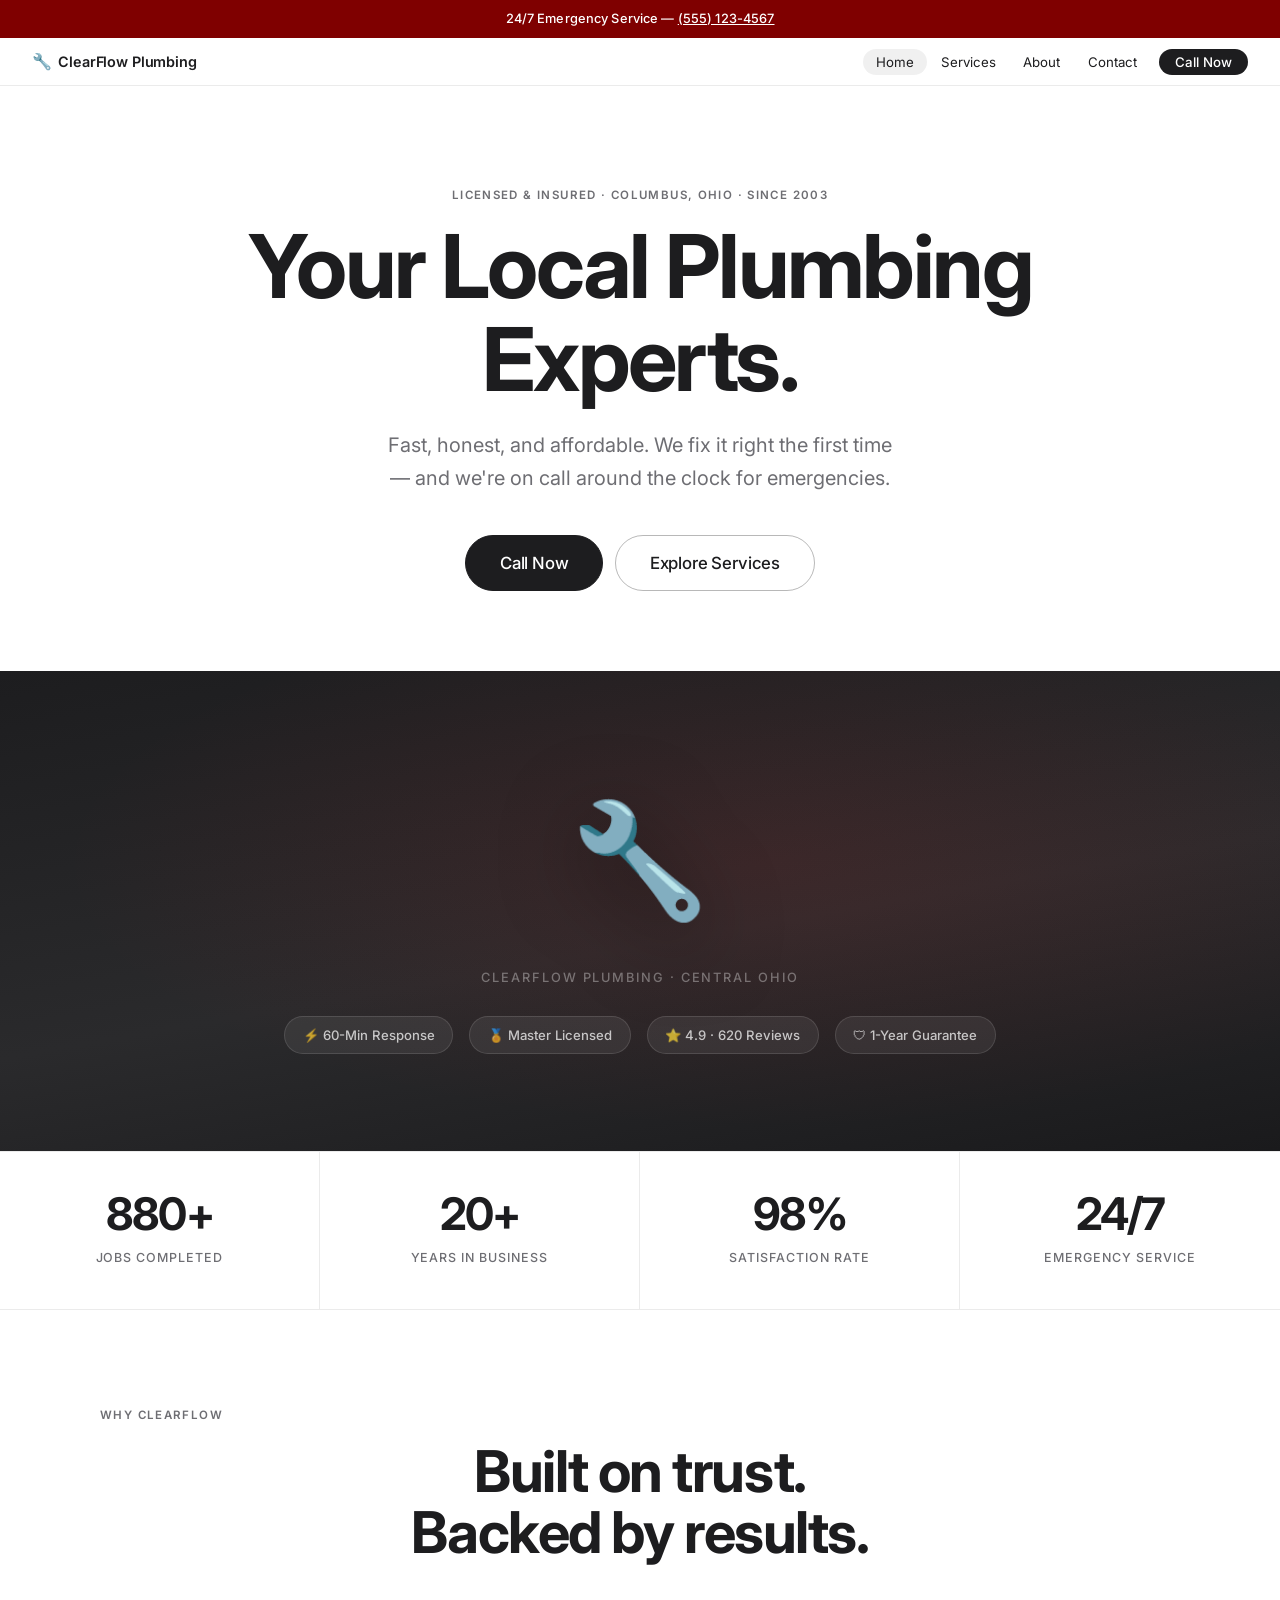
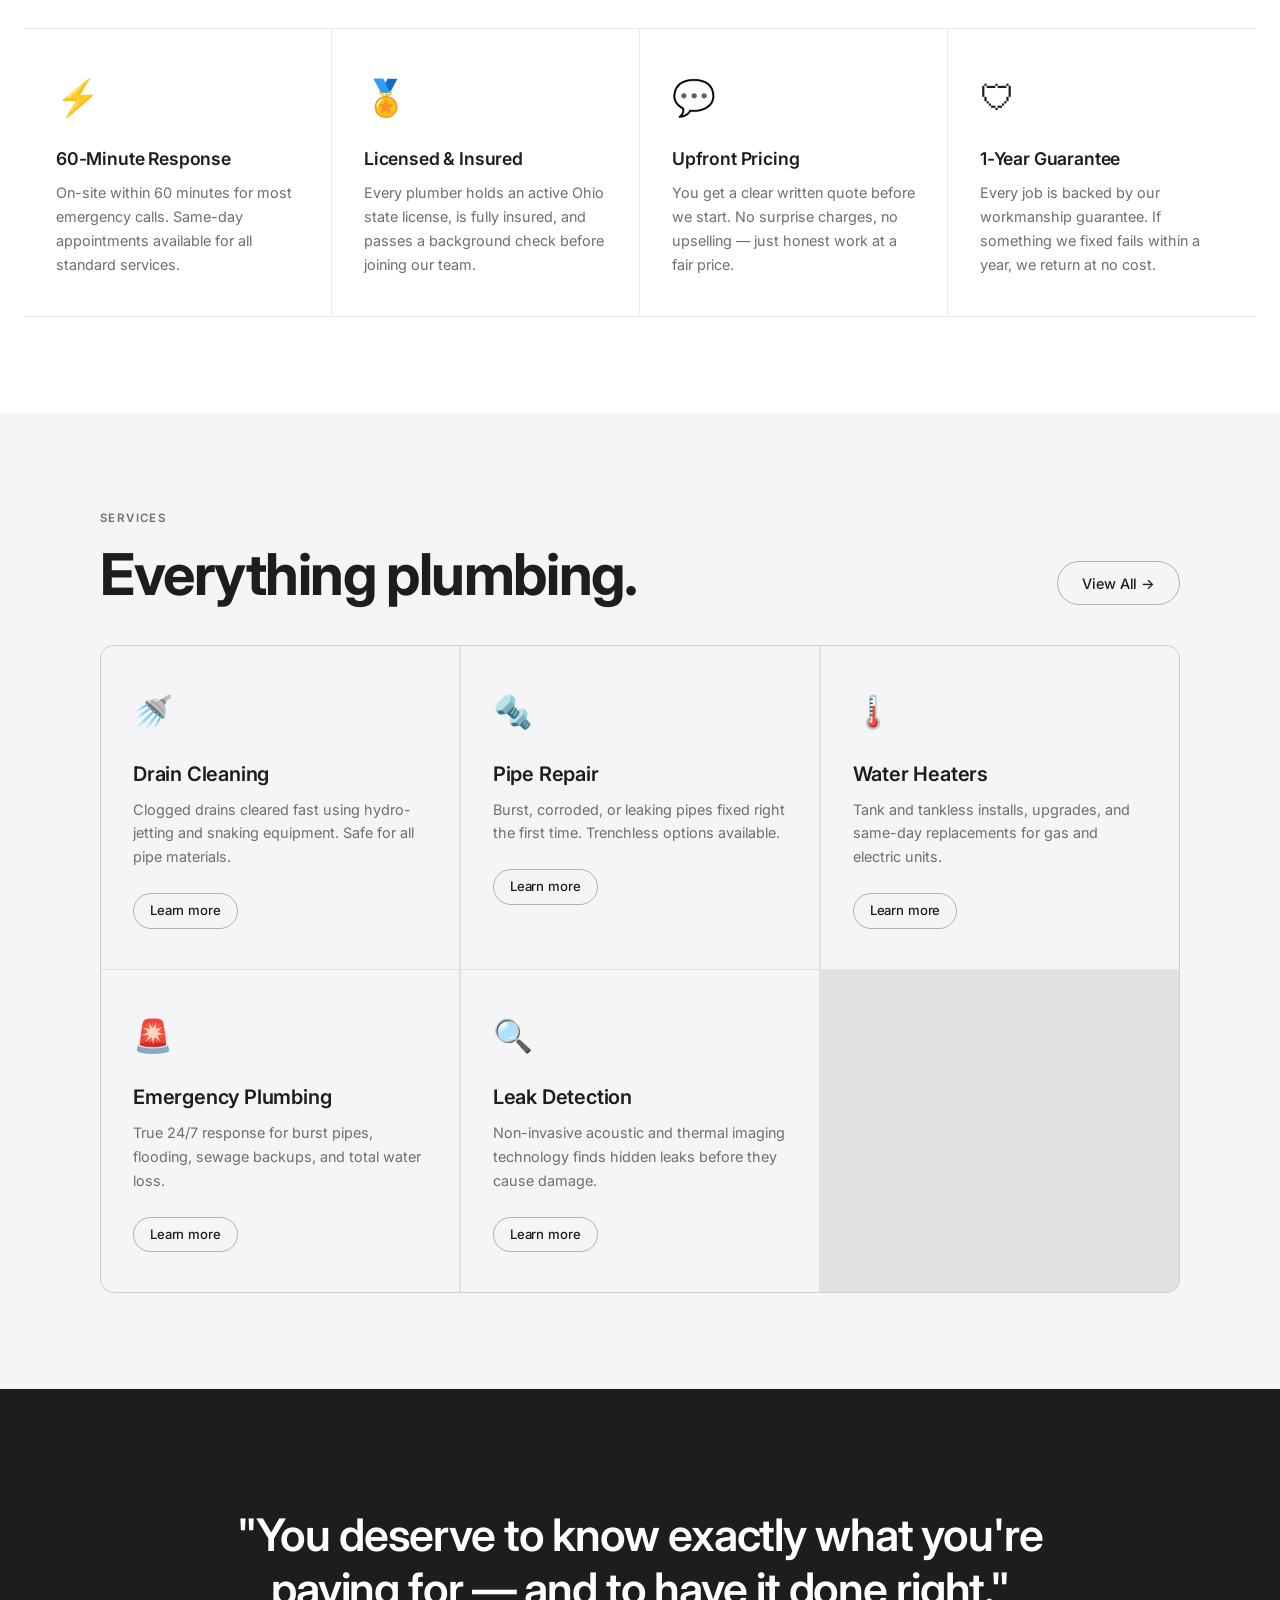
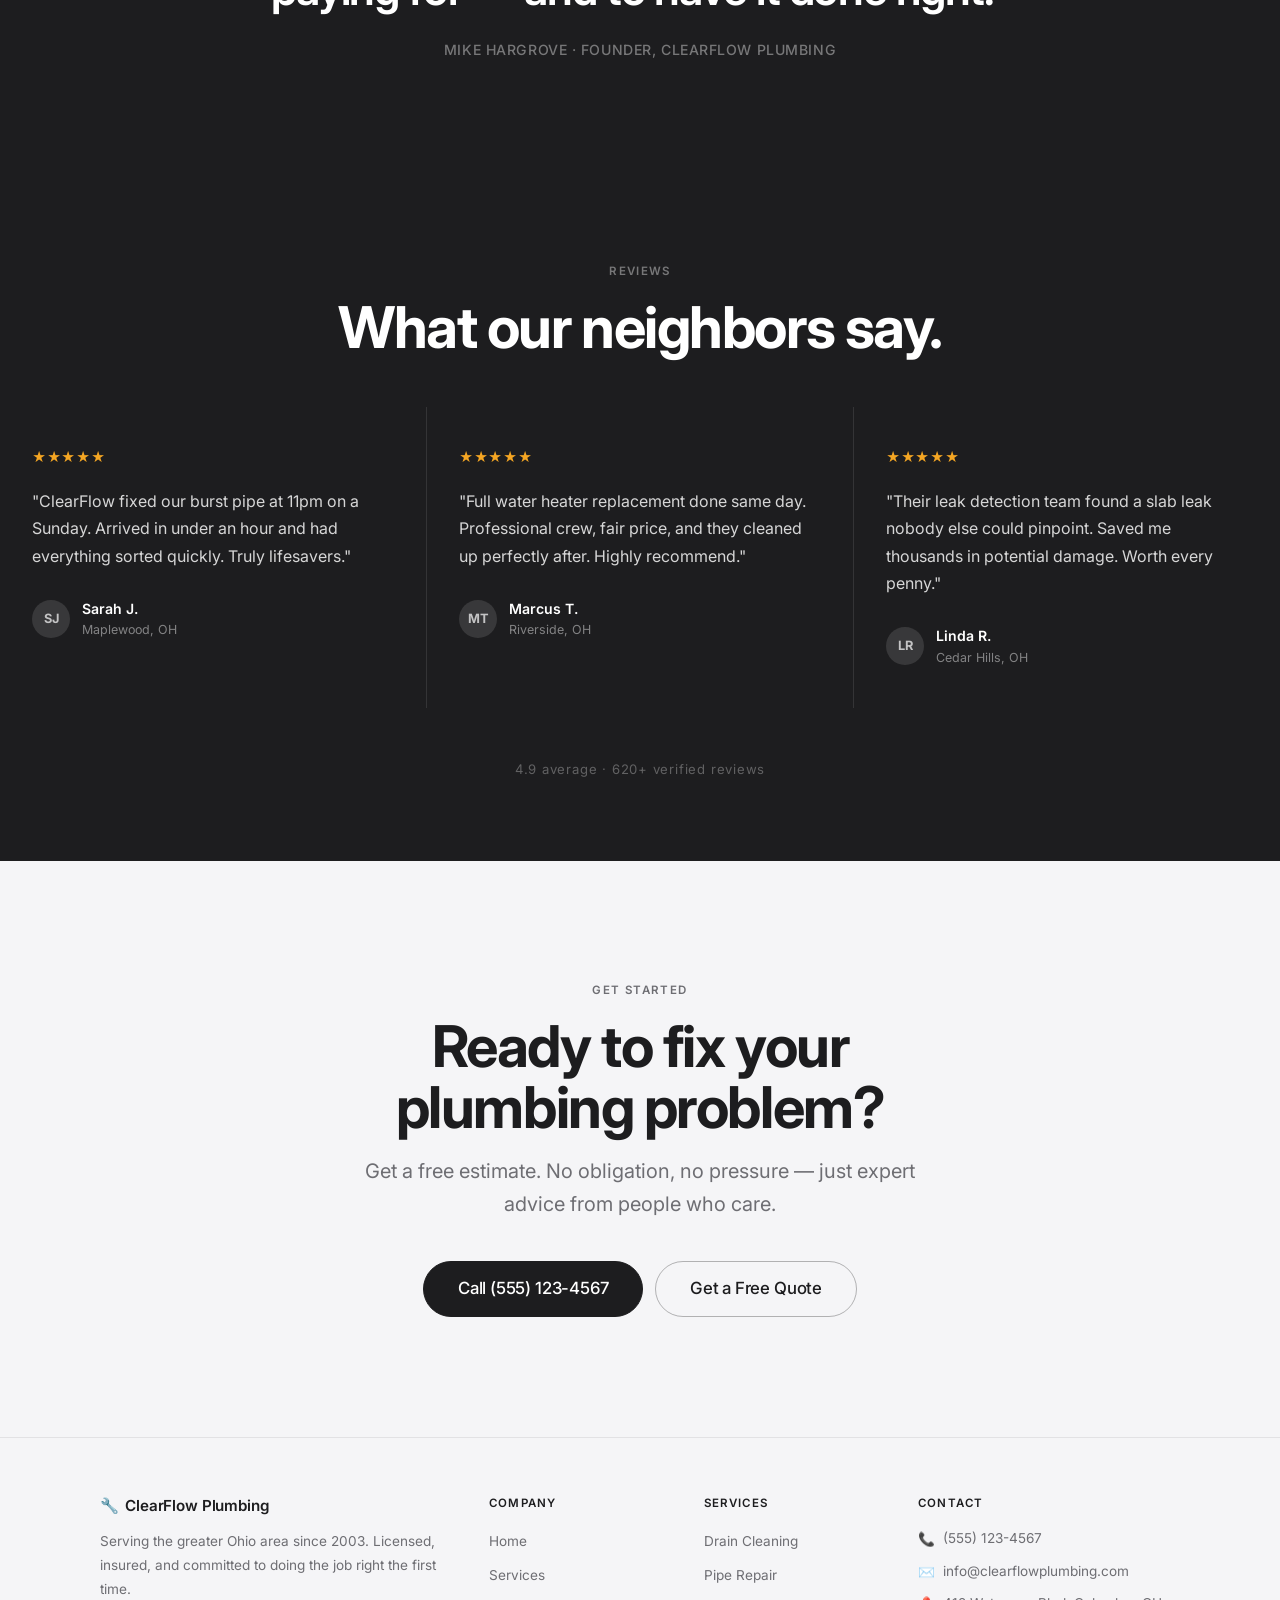
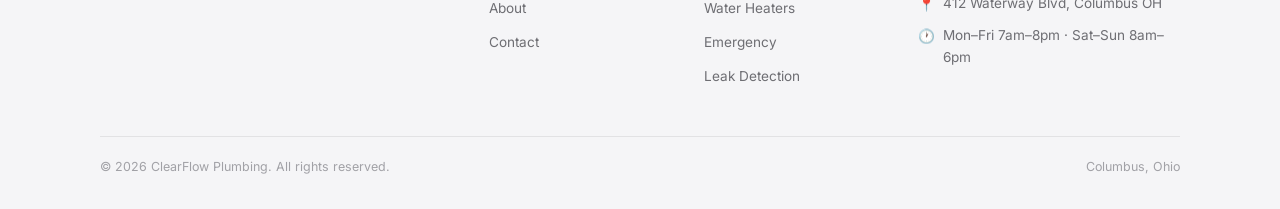
<file: index.html>
<!DOCTYPE html>
<html lang="en">
<head>
  <meta charset="UTF-8" />
  <meta name="viewport" content="width=device-width, initial-scale=1.0" />
  <title>ClearFlow Plumbing – Your Local Plumbing Experts</title>
  <meta name="description" content="ClearFlow Plumbing. Fast, reliable, and honest plumbing for every home and business in central Ohio." />
  <link rel="stylesheet" href="css/style.css" />
  <style>
    /* ---- HOMEPAGE-SPECIFIC ---- */

    /* Hero */
    .hero {
      padding: 100px 24px 80px;
      text-align: center;
      background: var(--white);
    }
    .hero h1 { max-width: 820px; margin: 0 auto 1.5rem; }
    .hero .subhead { margin: 0 auto 2.5rem; max-width: 520px; }
    .hero-buttons { display: flex; gap: 0.75rem; justify-content: center; flex-wrap: wrap; }

    /* Cinematic full-width visual */
    .hero-cinematic {
      width: 100%;
      background: linear-gradient(170deg, #1d1d1f 0%, #2a2a2c 55%, #1a1a1c 100%);
      min-height: 480px;
      display: flex;
      flex-direction: column;
      align-items: center;
      justify-content: center;
      gap: 1.25rem;
      position: relative;
      overflow: hidden;
    }
    .hero-cinematic::before {
      content: '';
      position: absolute;
      inset: 0;
      background: radial-gradient(ellipse at 60% 40%, rgba(201,34,34,0.12) 0%, transparent 65%);
    }
    .hero-cinematic-icon {
      font-size: 7rem;
      filter: drop-shadow(0 20px 40px rgba(0,0,0,0.5));
      position: relative;
      z-index: 1;
    }
    .hero-cinematic-label {
      font-size: 0.8rem;
      font-weight: 500;
      text-transform: uppercase;
      letter-spacing: 0.15em;
      color: rgba(255,255,255,0.35);
      position: relative;
      z-index: 1;
    }
    .hero-cinematic-pills {
      display: flex;
      gap: 1rem;
      flex-wrap: wrap;
      justify-content: center;
      position: relative;
      z-index: 1;
      margin-top: 0.5rem;
    }
    .hero-pill {
      display: flex; align-items: center; gap: 0.5rem;
      background: rgba(255,255,255,0.07);
      border: 1px solid rgba(255,255,255,0.12);
      border-radius: var(--radius-pill);
      padding: 0.45rem 1.1rem;
      font-size: 0.82rem;
      color: rgba(255,255,255,0.72);
      font-weight: 500;
    }

    /* Feature strip */
    .feature-strip {
      border-top: 1px solid var(--gray-border);
      border-bottom: 1px solid var(--gray-border);
    }

    /* Why section headline group */
    .why-intro { margin-bottom: 0; padding-bottom: 4rem; }

    /* Services section */
    .services-section-label {
      display: flex; justify-content: space-between; align-items: baseline;
      margin-bottom: 2.5rem;
    }

    /* Cinematic quote block */
    .quote-section {
      padding: 120px 24px;
      background: var(--black);
      text-align: center;
    }
    .quote-section blockquote {
      font-size: clamp(1.5rem, 4vw, 2.8rem);
      font-weight: 600;
      letter-spacing: -0.025em;
      line-height: 1.2;
      color: var(--white);
      max-width: 860px;
      margin: 0 auto 1.25rem;
    }
    .quote-section cite {
      font-style: normal;
      font-size: 0.88rem;
      color: rgba(255,255,255,0.4);
      letter-spacing: 0.04em;
      text-transform: uppercase;
      font-weight: 500;
    }

    /* CTA section */
    .cta-section {
      padding: 120px 24px;
      text-align: center;
      background: var(--gray-bg);
    }
    .cta-section h2   { margin-bottom: 1rem; }
    .cta-section .subhead { margin-bottom: 2.5rem; }
    .cta-section-buttons { display: flex; gap: 0.75rem; justify-content: center; flex-wrap: wrap; }

    @media (max-width: 640px) {
      .hero { padding: 72px 20px 60px; }
      .hero-cinematic { min-height: 320px; }
      .hero-cinematic-icon { font-size: 5rem; }
      .quote-section { padding: 80px 20px; }
      .cta-section { padding: 80px 20px; }
    }
  </style>
</head>
<body>

<div class="emergency-strip">
  24/7 Emergency Service — <a href="tel:+15551234567">(555) 123-4567</a>
</div>

<nav class="navbar">
  <a href="index.html" class="nav-brand">
    <span class="brand-icon">🔧</span> ClearFlow Plumbing
  </a>
  <button class="hamburger" aria-label="Toggle menu">
    <span></span><span></span><span></span>
  </button>
  <ul class="nav-links">
    <li><a href="index.html">Home</a></li>
    <li><a href="services.html">Services</a></li>
    <li><a href="about.html">About</a></li>
    <li><a href="contact.html">Contact</a></li>
    <li><a href="tel:+15551234567" class="nav-cta">Call Now</a></li>
  </ul>
</nav>

<!-- HERO -->
<section class="hero">
  <span class="eyebrow">Licensed & Insured · Columbus, Ohio · Since 2003</span>
  <h1>Your Local Plumbing Experts.</h1>
  <p class="subhead">Fast, honest, and affordable. We fix it right the first time — and we're on call around the clock for emergencies.</p>
  <div class="hero-buttons">
    <a href="tel:+15551234567" class="btn btn-black btn-lg">Call Now</a>
    <a href="services.html" class="btn btn-outline btn-lg">Explore Services</a>
  </div>
</section>

<!-- CINEMATIC VISUAL -->
<div class="hero-cinematic">
  <div class="hero-cinematic-icon">🔧</div>
  <span class="hero-cinematic-label">ClearFlow Plumbing · Central Ohio</span>
  <div class="hero-cinematic-pills">
    <div class="hero-pill">⚡ 60-Min Response</div>
    <div class="hero-pill">🏅 Master Licensed</div>
    <div class="hero-pill">⭐ 4.9 · 620 Reviews</div>
    <div class="hero-pill">🛡 1-Year Guarantee</div>
  </div>
</div>

<!-- STATS -->
<div class="stat-row container-wide">
  <div class="stat-cell fade-in">
    <span class="stat-num" data-count="1500" data-suffix="+">1500+</span>
    <span class="stat-label">Jobs Completed</span>
  </div>
  <div class="stat-cell fade-in">
    <span class="stat-num" data-count="20" data-suffix="+">20+</span>
    <span class="stat-label">Years in Business</span>
  </div>
  <div class="stat-cell fade-in">
    <span class="stat-num" data-count="98" data-suffix="%">98%</span>
    <span class="stat-label">Satisfaction Rate</span>
  </div>
  <div class="stat-cell fade-in">
    <span class="stat-num">24/7</span>
    <span class="stat-label">Emergency Service</span>
  </div>
</div>

<!-- WHY CHOOSE US -->
<section class="section">
  <div class="container">
    <div class="intro-group why-intro fade-in">
      <span class="eyebrow">Why ClearFlow</span>
      <h2 class="headline-center">Built on trust.<br>Backed by results.</h2>
    </div>
  </div>
  <div class="feature-strip">
    <div class="feature-grid container-wide">
      <div class="feature-item fade-in">
        <span class="feature-icon">⚡</span>
        <h3>60-Minute Response</h3>
        <p>On-site within 60 minutes for most emergency calls. Same-day appointments available for all standard services.</p>
      </div>
      <div class="feature-item fade-in">
        <span class="feature-icon">🏅</span>
        <h3>Licensed & Insured</h3>
        <p>Every plumber holds an active Ohio state license, is fully insured, and passes a background check before joining our team.</p>
      </div>
      <div class="feature-item fade-in">
        <span class="feature-icon">💬</span>
        <h3>Upfront Pricing</h3>
        <p>You get a clear written quote before we start. No surprise charges, no upselling — just honest work at a fair price.</p>
      </div>
      <div class="feature-item fade-in">
        <span class="feature-icon">🛡</span>
        <h3>1-Year Guarantee</h3>
        <p>Every job is backed by our workmanship guarantee. If something we fixed fails within a year, we return at no cost.</p>
      </div>
    </div>
  </div>
</section>

<!-- SERVICES -->
<section class="section section-gray">
  <div class="container">
    <div class="services-section-label fade-in">
      <div>
        <span class="eyebrow">Services</span>
        <h2>Everything plumbing.</h2>
      </div>
      <a href="services.html" class="btn btn-outline" style="align-self:flex-end;">View All →</a>
    </div>
    <div class="services-grid fade-in">
      <div class="service-card">
        <span class="svc-icon">🚿</span>
        <h3>Drain Cleaning</h3>
        <p>Clogged drains cleared fast using hydro-jetting and snaking equipment. Safe for all pipe materials.</p>
        <a href="services.html" class="btn btn-outline" style="font-size:0.82rem;padding:0.4rem 1rem;">Learn more</a>
      </div>
      <div class="service-card">
        <span class="svc-icon">🔩</span>
        <h3>Pipe Repair</h3>
        <p>Burst, corroded, or leaking pipes fixed right the first time. Trenchless options available.</p>
        <a href="services.html" class="btn btn-outline" style="font-size:0.82rem;padding:0.4rem 1rem;">Learn more</a>
      </div>
      <div class="service-card">
        <span class="svc-icon">🌡️</span>
        <h3>Water Heaters</h3>
        <p>Tank and tankless installs, upgrades, and same-day replacements for gas and electric units.</p>
        <a href="services.html" class="btn btn-outline" style="font-size:0.82rem;padding:0.4rem 1rem;">Learn more</a>
      </div>
      <div class="service-card">
        <span class="svc-icon">🚨</span>
        <h3>Emergency Plumbing</h3>
        <p>True 24/7 response for burst pipes, flooding, sewage backups, and total water loss.</p>
        <a href="services.html" class="btn btn-outline" style="font-size:0.82rem;padding:0.4rem 1rem;">Learn more</a>
      </div>
      <div class="service-card">
        <span class="svc-icon">🔍</span>
        <h3>Leak Detection</h3>
        <p>Non-invasive acoustic and thermal imaging technology finds hidden leaks before they cause damage.</p>
        <a href="services.html" class="btn btn-outline" style="font-size:0.82rem;padding:0.4rem 1rem;">Learn more</a>
      </div>
    </div>
  </div>
</section>

<!-- QUOTE / BRAND MOMENT -->
<section class="quote-section">
  <blockquote>"You deserve to know exactly what you're paying for — and to have it done right."</blockquote>
  <cite>Mike Hargrove · Founder, ClearFlow Plumbing</cite>
</section>

<!-- TESTIMONIALS -->
<section class="section-dark">
  <div class="container" style="padding-bottom:0;">
    <div style="padding:80px 0 48px; text-align:center;">
      <span class="eyebrow" style="color:rgba(255,255,255,0.4);">Reviews</span>
      <h2 style="color:var(--white);">What our neighbors say.</h2>
    </div>
  </div>
  <div class="testimonials-grid container-wide fade-in">
    <div class="testimonial-card">
      <div class="stars">★★★★★</div>
      <blockquote>"ClearFlow fixed our burst pipe at 11pm on a Sunday. Arrived in under an hour and had everything sorted quickly. Truly lifesavers."</blockquote>
      <div class="reviewer">
        <div class="reviewer-avatar">SJ</div>
        <div>
          <div class="reviewer-name">Sarah J.</div>
          <div class="reviewer-loc">Maplewood, OH</div>
        </div>
      </div>
    </div>
    <div class="testimonial-card">
      <div class="stars">★★★★★</div>
      <blockquote>"Full water heater replacement done same day. Professional crew, fair price, and they cleaned up perfectly after. Highly recommend."</blockquote>
      <div class="reviewer">
        <div class="reviewer-avatar">MT</div>
        <div>
          <div class="reviewer-name">Marcus T.</div>
          <div class="reviewer-loc">Riverside, OH</div>
        </div>
      </div>
    </div>
    <div class="testimonial-card">
      <div class="stars">★★★★★</div>
      <blockquote>"Their leak detection team found a slab leak nobody else could pinpoint. Saved me thousands in potential damage. Worth every penny."</blockquote>
      <div class="reviewer">
        <div class="reviewer-avatar">LR</div>
        <div>
          <div class="reviewer-name">Linda R.</div>
          <div class="reviewer-loc">Cedar Hills, OH</div>
        </div>
      </div>
    </div>
  </div>
  <div style="padding:48px 0 80px; text-align:center;">
    <span style="font-size:0.82rem;color:rgba(255,255,255,0.3);letter-spacing:0.06em;">4.9 average · 620+ verified reviews</span>
  </div>
</section>

<!-- CTA -->
<section class="cta-section">
  <div class="container-narrow fade-in">
    <span class="eyebrow">Get Started</span>
    <h2>Ready to fix your plumbing problem?</h2>
    <p class="subhead subhead-center">Get a free estimate. No obligation, no pressure — just expert advice from people who care.</p>
    <div class="cta-section-buttons" style="margin-top:2.5rem;">
      <a href="tel:+15551234567" class="btn btn-black btn-lg">Call (555) 123-4567</a>
      <a href="contact.html" class="btn btn-outline btn-lg">Get a Free Quote</a>
    </div>
  </div>
</section>

<!-- FOOTER -->
<footer>
  <div class="footer-grid">
    <div class="footer-brand">
      <div class="nav-brand"><span>🔧</span> ClearFlow Plumbing</div>
      <p>Serving the greater Ohio area since 2003. Licensed, insured, and committed to doing the job right the first time.</p>
    </div>
    <div>
      <h4>Company</h4>
      <ul>
        <li><a href="index.html">Home</a></li>
        <li><a href="services.html">Services</a></li>
        <li><a href="about.html">About</a></li>
        <li><a href="contact.html">Contact</a></li>
      </ul>
    </div>
    <div>
      <h4>Services</h4>
      <ul>
        <li><a href="services.html">Drain Cleaning</a></li>
        <li><a href="services.html">Pipe Repair</a></li>
        <li><a href="services.html">Water Heaters</a></li>
        <li><a href="services.html">Emergency</a></li>
        <li><a href="services.html">Leak Detection</a></li>
      </ul>
    </div>
    <div>
      <h4>Contact</h4>
      <div class="footer-contact-item"><span class="fc-icon">📞</span> (555) 123-4567</div>
      <div class="footer-contact-item"><span class="fc-icon">✉️</span> info@clearflowplumbing.com</div>
      <div class="footer-contact-item"><span class="fc-icon">📍</span> 412 Waterway Blvd, Columbus OH</div>
      <div class="footer-contact-item"><span class="fc-icon">🕐</span> Mon–Fri 7am–8pm · Sat–Sun 8am–6pm</div>
    </div>
  </div>
  <div class="footer-bottom">
    <span>© 2026 ClearFlow Plumbing. All rights reserved.</span>
    <span>Columbus, Ohio</span>
  </div>
</footer>

<script src="js/main.js"></script>
</body>
</html>
</file>
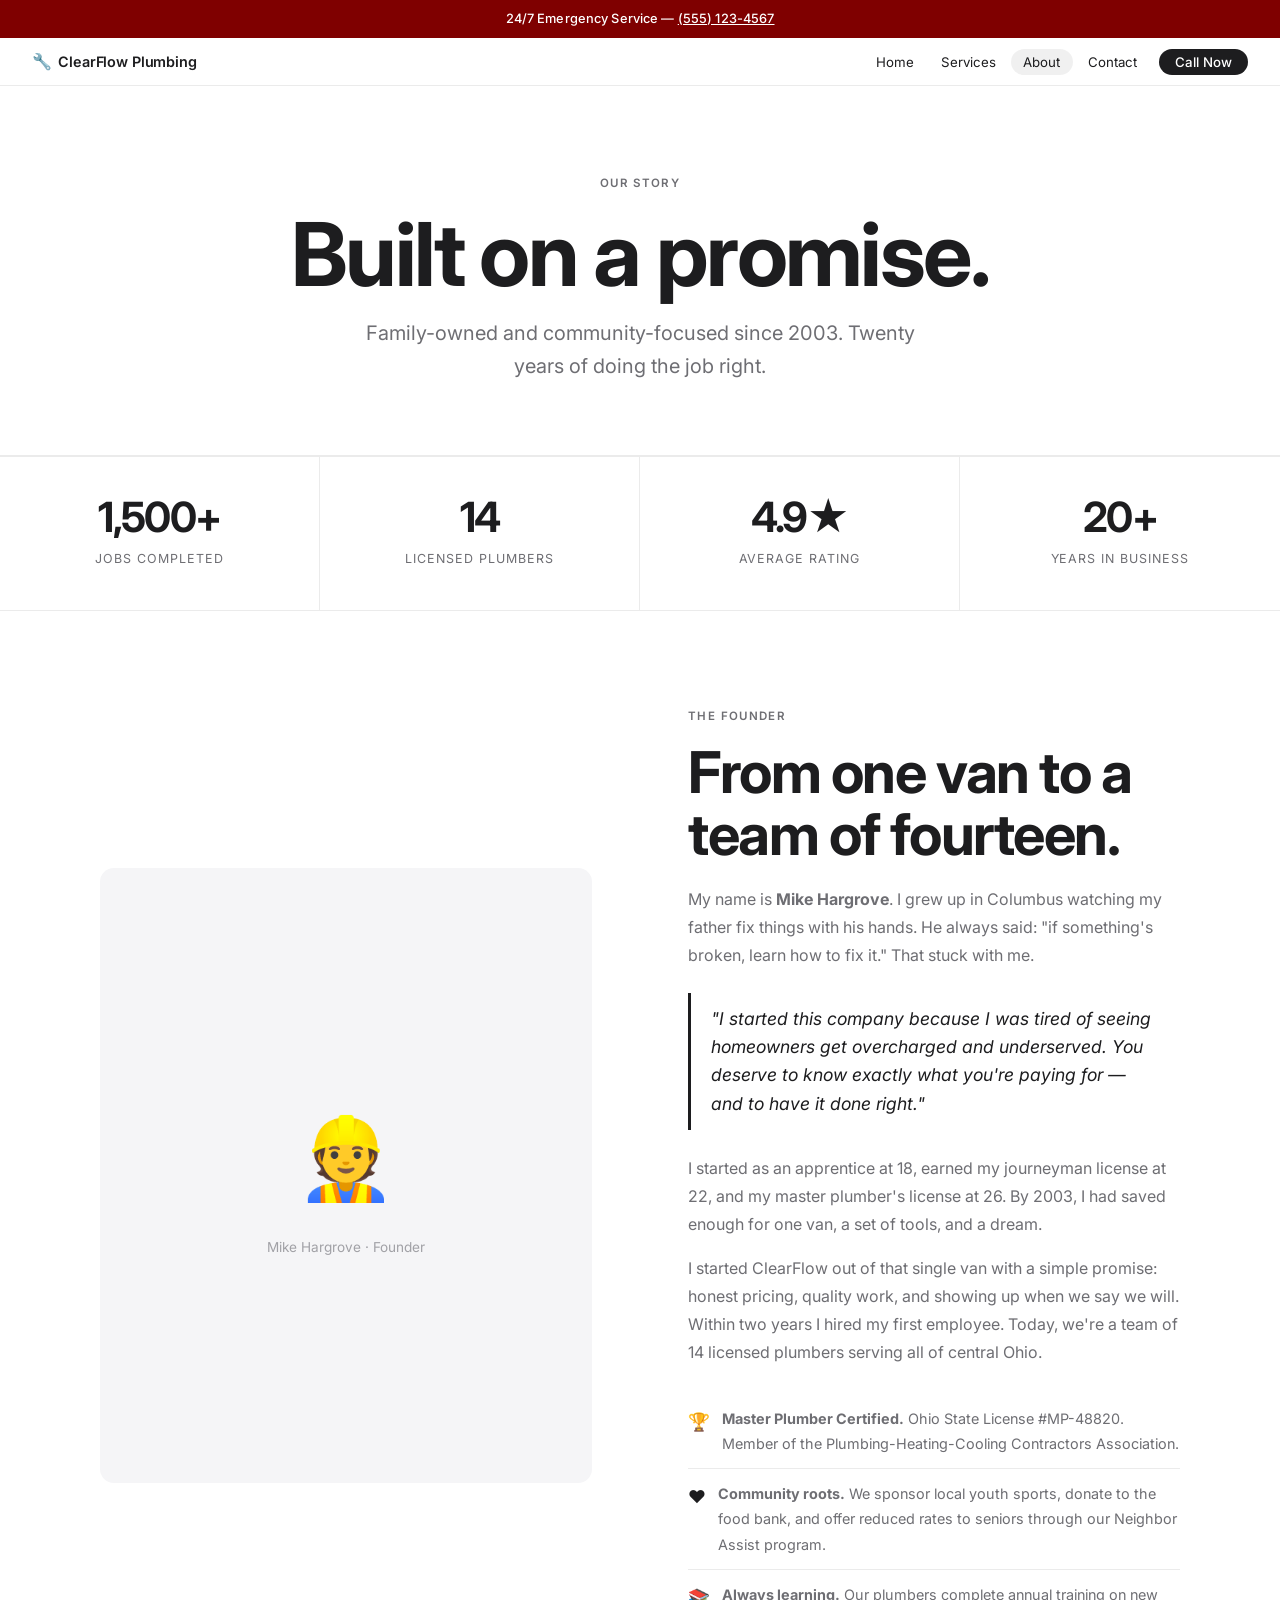
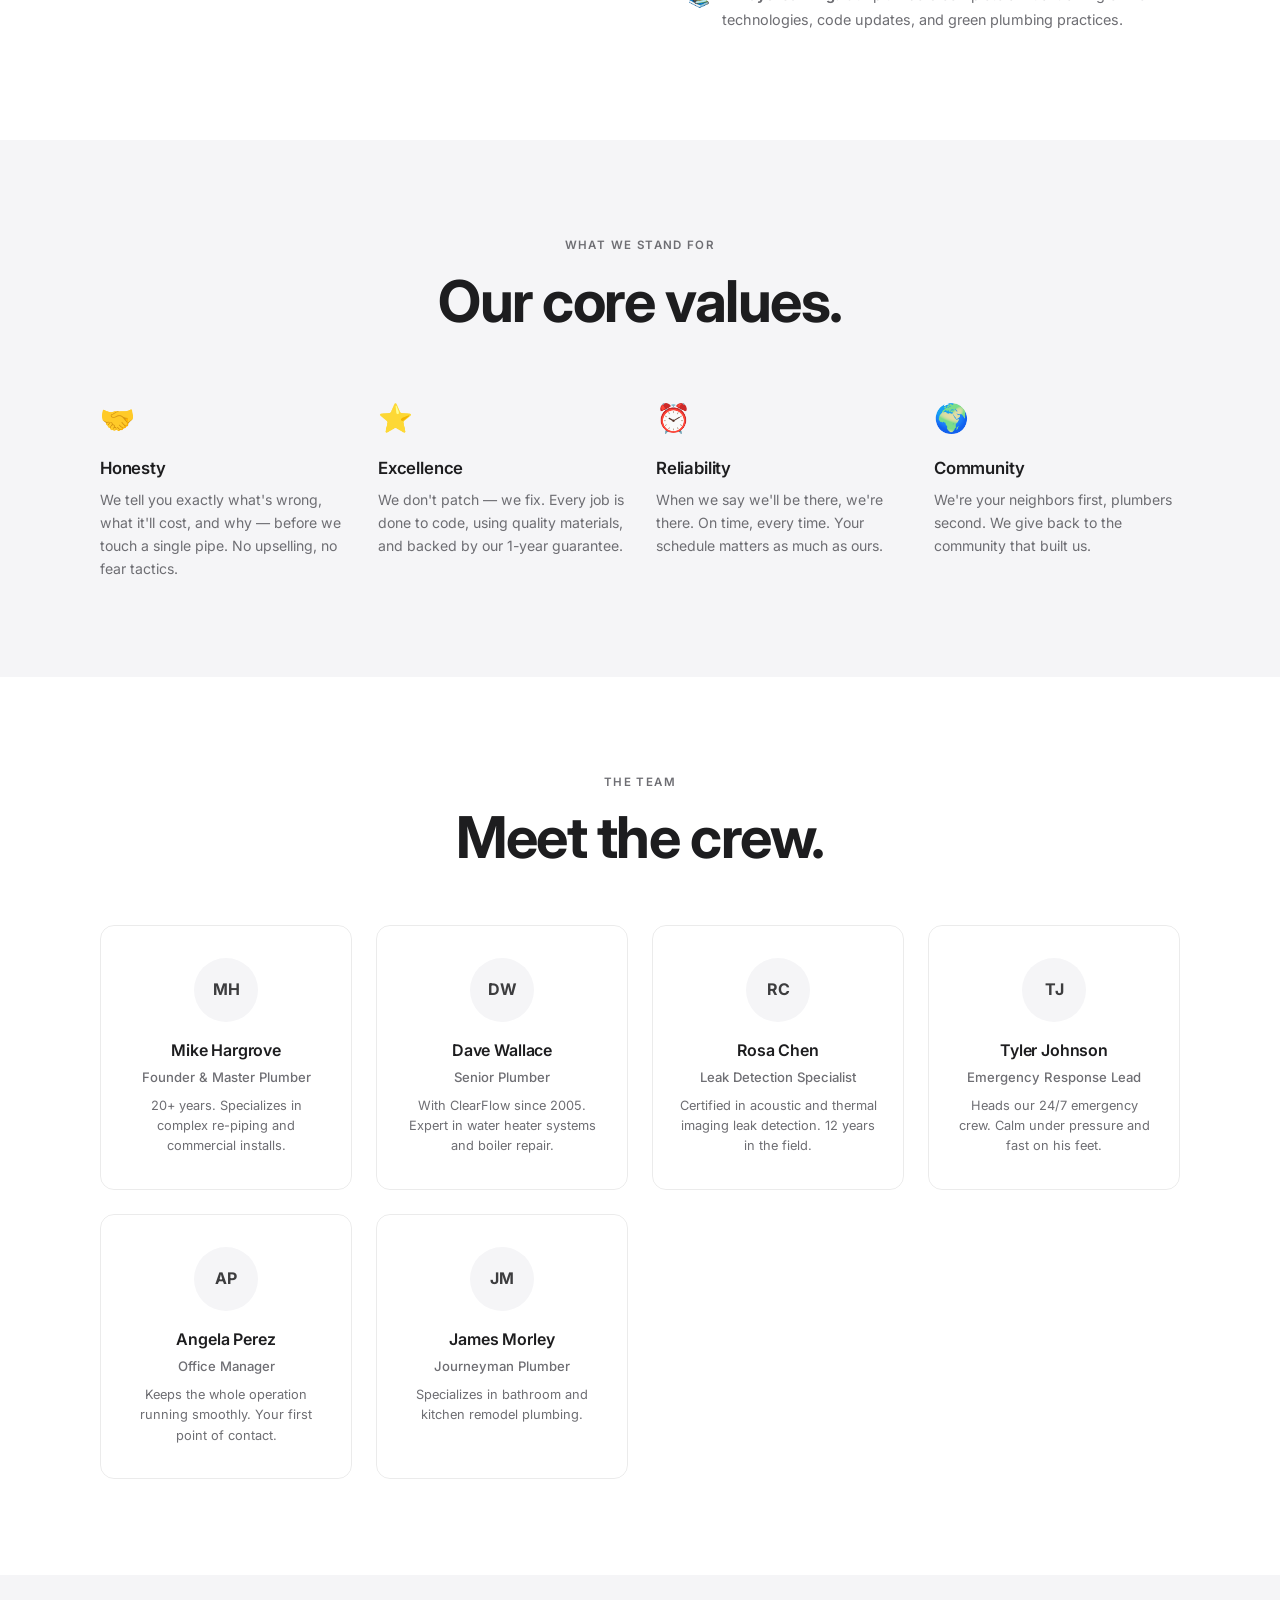
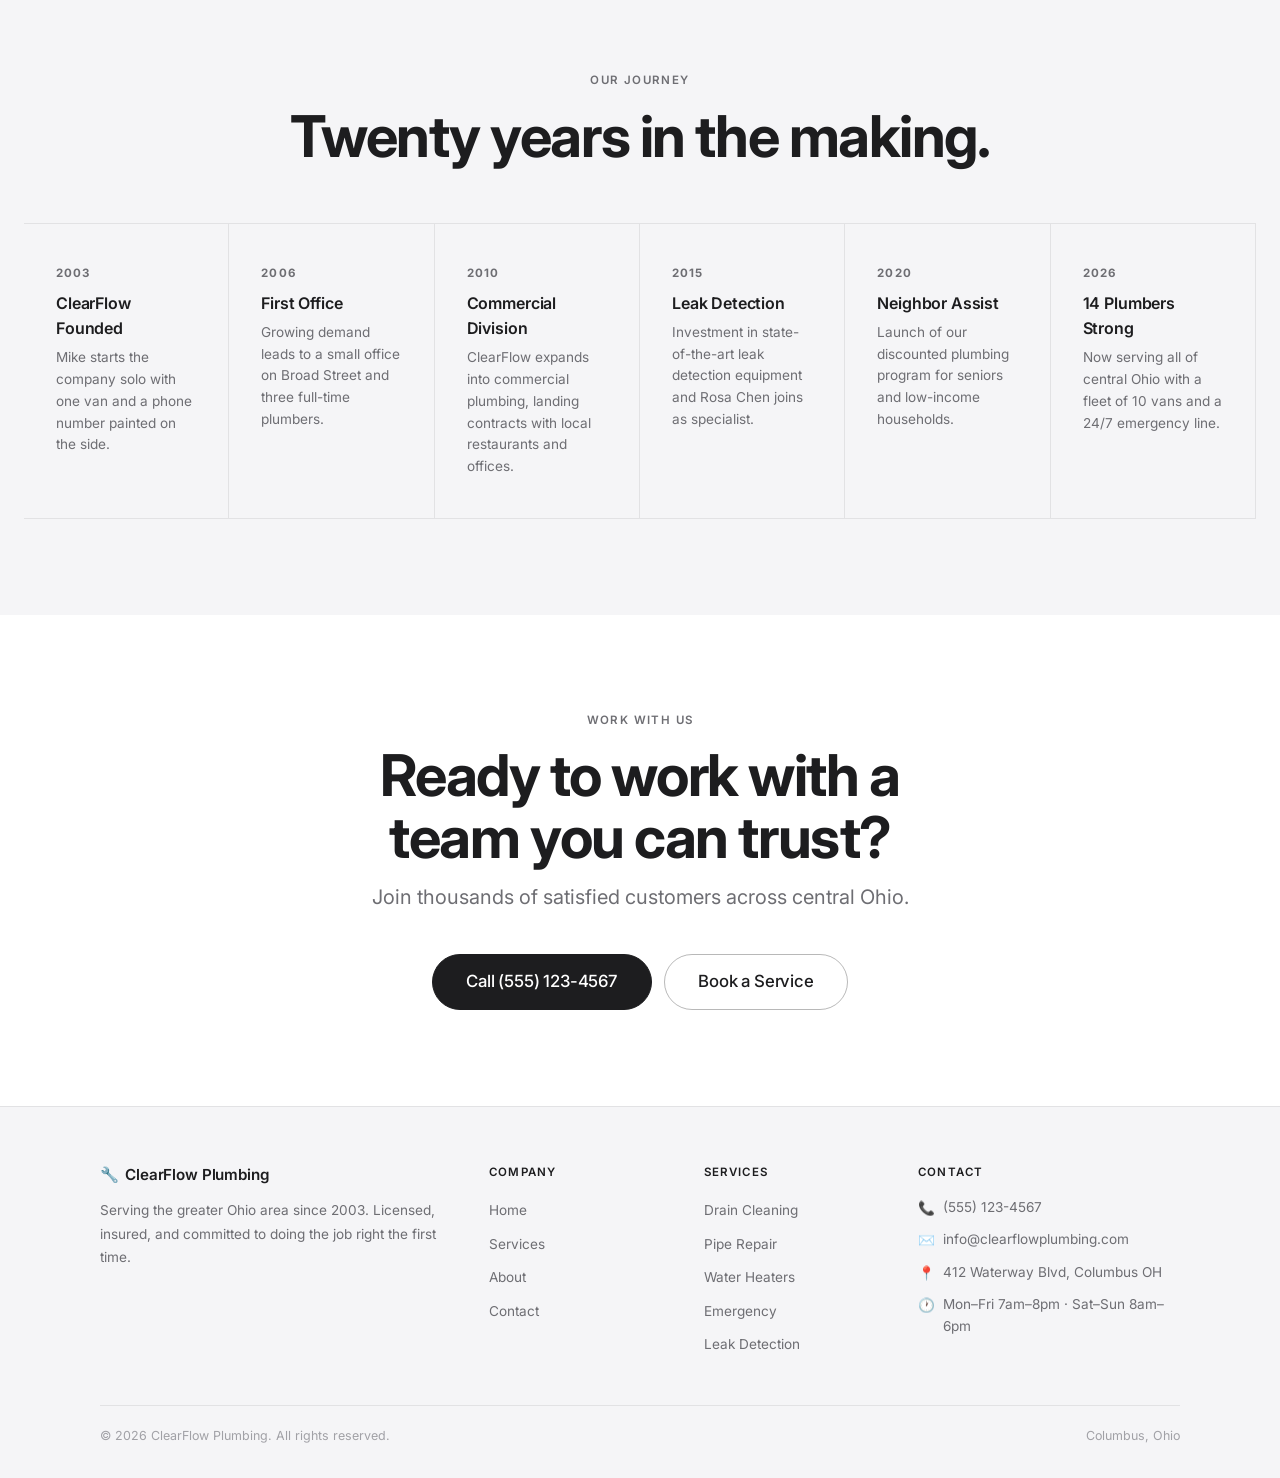
<file: about.html>
<!DOCTYPE html>
<html lang="en">
<head>
  <meta charset="UTF-8" />
  <meta name="viewport" content="width=device-width, initial-scale=1.0" />
  <title>About – ClearFlow Plumbing</title>
  <meta name="description" content="Family-owned since 2003. Meet Mike Hargrove and the ClearFlow team — 14 licensed plumbers serving central Ohio." />
  <link rel="stylesheet" href="css/style.css" />
  <style>
    /* Timeline */
    .timeline {
      display: grid;
      grid-template-columns: repeat(auto-fit, minmax(200px, 1fr));
      gap: 0;
      border-top: 1px solid var(--gray-border);
    }
    .tl-item {
      padding: 2.5rem 2rem;
      border-right: 1px solid var(--gray-border);
      border-bottom: 1px solid var(--gray-border);
    }
    .tl-year {
      display: block;
      font-size: 0.72rem;
      font-weight: 700;
      text-transform: uppercase;
      letter-spacing: 0.1em;
      color: var(--gray);
      margin-bottom: 0.5rem;
    }
    .tl-item h3 { font-size: 1rem; margin-bottom: 0.35rem; }
    .tl-item p  { font-size: 0.85rem; color: var(--gray); line-height: 1.6; }

    /* Stat grid */
    .about-stats {
      display: grid;
      grid-template-columns: repeat(4, 1fr);
      border-top: 1px solid var(--gray-border);
      border-bottom: 1px solid var(--gray-border);
    }
    .about-stat-cell {
      padding: 2.5rem 1.5rem;
      text-align: center;
      border-right: 1px solid var(--gray-border);
    }
    .about-stat-cell:last-child { border-right: none; }
    .about-stat-num {
      display: block; font-size: 2.6rem; font-weight: 700;
      letter-spacing: -0.04em; line-height: 1; margin-bottom: 0.4rem;
    }
    .about-stat-label { font-size: 0.78rem; color: var(--gray); text-transform: uppercase; letter-spacing: 0.08em; }

    /* Values grid */
    .values-grid {
      display: grid;
      grid-template-columns: repeat(auto-fit, minmax(220px, 1fr));
      gap: 2rem;
    }
    .value-item { padding: 0; }
    .value-item .v-icon { font-size: 1.75rem; margin-bottom: 0.85rem; display: block; }
    .value-item h3 { margin-bottom: 0.4rem; font-size: 1.05rem; }
    .value-item p  { color: var(--gray); font-size: 0.88rem; line-height: 1.65; }

    @media (max-width: 860px) {
      .about-stats { grid-template-columns: repeat(2, 1fr); }
      .about-stat-cell:nth-child(2) { border-right: none; }
    }
    @media (max-width: 540px) {
      .about-stats { grid-template-columns: repeat(2, 1fr); }
      .timeline { grid-template-columns: 1fr; }
      .tl-item { border-right: none; }
    }
  </style>
</head>
<body>

<div class="emergency-strip">
  24/7 Emergency Service — <a href="tel:+15551234567">(555) 123-4567</a>
</div>

<nav class="navbar">
  <a href="index.html" class="nav-brand"><span class="brand-icon">🔧</span> ClearFlow Plumbing</a>
  <button class="hamburger" aria-label="Toggle menu"><span></span><span></span><span></span></button>
  <ul class="nav-links">
    <li><a href="index.html">Home</a></li>
    <li><a href="services.html">Services</a></li>
    <li><a href="about.html">About</a></li>
    <li><a href="contact.html">Contact</a></li>
    <li><a href="tel:+15551234567" class="nav-cta">Call Now</a></li>
  </ul>
</nav>

<!-- PAGE HERO -->
<section class="page-hero">
  <span class="eyebrow">Our Story</span>
  <h1>Built on a promise.</h1>
  <p class="subhead subhead-center">Family-owned and community-focused since 2003. Twenty years of doing the job right.</p>
</section>

<!-- STATS -->
<div class="about-stats container-wide fade-in">
  <div class="about-stat-cell">
    <span class="about-stat-num">1,500+</span>
    <span class="about-stat-label">Jobs Completed</span>
  </div>
  <div class="about-stat-cell">
    <span class="about-stat-num">14</span>
    <span class="about-stat-label">Licensed Plumbers</span>
  </div>
  <div class="about-stat-cell">
    <span class="about-stat-num">4.9★</span>
    <span class="about-stat-label">Average Rating</span>
  </div>
  <div class="about-stat-cell">
    <span class="about-stat-num">20+</span>
    <span class="about-stat-label">Years in Business</span>
  </div>
</div>

<!-- OWNER STORY -->
<section class="section">
  <div class="container">
    <div class="about-split fade-in">
      <div class="about-visual">
        <div class="about-visual-icon">👷</div>
        <span>Mike Hargrove · Founder</span>
      </div>
      <div class="about-content">
        <span class="eyebrow">The Founder</span>
        <h2>From one van to a team of fourteen.</h2>
        <p>My name is <strong>Mike Hargrove</strong>. I grew up in Columbus watching my father fix things with his hands. He always said: "if something's broken, learn how to fix it." That stuck with me.</p>
        <blockquote>"I started this company because I was tired of seeing homeowners get overcharged and underserved. You deserve to know exactly what you're paying for — and to have it done right."</blockquote>
        <p>I started as an apprentice at 18, earned my journeyman license at 22, and my master plumber's license at 26. By 2003, I had saved enough for one van, a set of tools, and a dream.</p>
        <p>I started ClearFlow out of that single van with a simple promise: honest pricing, quality work, and showing up when we say we will. Within two years I hired my first employee. Today, we're a team of 14 licensed plumbers serving all of central Ohio.</p>
        <div class="about-highlights" style="margin-top:1.75rem;">
          <div class="highlight-item">
            <span class="hi-icon">🏆</span>
            <p><strong>Master Plumber Certified.</strong> Ohio State License #MP-48820. Member of the Plumbing-Heating-Cooling Contractors Association.</p>
          </div>
          <div class="highlight-item">
            <span class="hi-icon">❤️</span>
            <p><strong>Community roots.</strong> We sponsor local youth sports, donate to the food bank, and offer reduced rates to seniors through our Neighbor Assist program.</p>
          </div>
          <div class="highlight-item">
            <span class="hi-icon">📚</span>
            <p><strong>Always learning.</strong> Our plumbers complete annual training on new technologies, code updates, and green plumbing practices.</p>
          </div>
        </div>
      </div>
    </div>
  </div>
</section>

<!-- VALUES -->
<section class="section section-gray">
  <div class="container fade-in">
    <div style="text-align:center;margin-bottom:4rem;">
      <span class="eyebrow">What We Stand For</span>
      <h2>Our core values.</h2>
    </div>
    <div class="values-grid">
      <div class="value-item">
        <span class="v-icon">🤝</span>
        <h3>Honesty</h3>
        <p>We tell you exactly what's wrong, what it'll cost, and why — before we touch a single pipe. No upselling, no fear tactics.</p>
      </div>
      <div class="value-item">
        <span class="v-icon">⭐</span>
        <h3>Excellence</h3>
        <p>We don't patch — we fix. Every job is done to code, using quality materials, and backed by our 1-year guarantee.</p>
      </div>
      <div class="value-item">
        <span class="v-icon">⏰</span>
        <h3>Reliability</h3>
        <p>When we say we'll be there, we're there. On time, every time. Your schedule matters as much as ours.</p>
      </div>
      <div class="value-item">
        <span class="v-icon">🌍</span>
        <h3>Community</h3>
        <p>We're your neighbors first, plumbers second. We give back to the community that built us.</p>
      </div>
    </div>
  </div>
</section>

<!-- TEAM -->
<section class="section">
  <div class="container fade-in">
    <div style="text-align:center;margin-bottom:3.5rem;">
      <span class="eyebrow">The Team</span>
      <h2>Meet the crew.</h2>
    </div>
    <div class="team-grid">
      <div class="team-card">
        <div class="team-avatar">MH</div>
        <h3>Mike Hargrove</h3>
        <div class="role">Founder & Master Plumber</div>
        <p>20+ years. Specializes in complex re-piping and commercial installs.</p>
      </div>
      <div class="team-card">
        <div class="team-avatar">DW</div>
        <h3>Dave Wallace</h3>
        <div class="role">Senior Plumber</div>
        <p>With ClearFlow since 2005. Expert in water heater systems and boiler repair.</p>
      </div>
      <div class="team-card">
        <div class="team-avatar">RC</div>
        <h3>Rosa Chen</h3>
        <div class="role">Leak Detection Specialist</div>
        <p>Certified in acoustic and thermal imaging leak detection. 12 years in the field.</p>
      </div>
      <div class="team-card">
        <div class="team-avatar">TJ</div>
        <h3>Tyler Johnson</h3>
        <div class="role">Emergency Response Lead</div>
        <p>Heads our 24/7 emergency crew. Calm under pressure and fast on his feet.</p>
      </div>
      <div class="team-card">
        <div class="team-avatar">AP</div>
        <h3>Angela Perez</h3>
        <div class="role">Office Manager</div>
        <p>Keeps the whole operation running smoothly. Your first point of contact.</p>
      </div>
      <div class="team-card">
        <div class="team-avatar">JM</div>
        <h3>James Morley</h3>
        <div class="role">Journeyman Plumber</div>
        <p>Specializes in bathroom and kitchen remodel plumbing.</p>
      </div>
    </div>
  </div>
</section>

<!-- TIMELINE -->
<section class="section section-gray">
  <div class="container" style="margin-bottom:3rem;">
    <div class="fade-in" style="text-align:center;margin-bottom:3.5rem;">
      <span class="eyebrow">Our Journey</span>
      <h2>Twenty years in the making.</h2>
    </div>
  </div>
  <div class="timeline container-wide fade-in">
    <div class="tl-item">
      <span class="tl-year">2003</span>
      <h3>ClearFlow Founded</h3>
      <p>Mike starts the company solo with one van and a phone number painted on the side.</p>
    </div>
    <div class="tl-item">
      <span class="tl-year">2006</span>
      <h3>First Office</h3>
      <p>Growing demand leads to a small office on Broad Street and three full-time plumbers.</p>
    </div>
    <div class="tl-item">
      <span class="tl-year">2010</span>
      <h3>Commercial Division</h3>
      <p>ClearFlow expands into commercial plumbing, landing contracts with local restaurants and offices.</p>
    </div>
    <div class="tl-item">
      <span class="tl-year">2015</span>
      <h3>Leak Detection</h3>
      <p>Investment in state-of-the-art leak detection equipment and Rosa Chen joins as specialist.</p>
    </div>
    <div class="tl-item">
      <span class="tl-year">2020</span>
      <h3>Neighbor Assist</h3>
      <p>Launch of our discounted plumbing program for seniors and low-income households.</p>
    </div>
    <div class="tl-item">
      <span class="tl-year">2026</span>
      <h3>14 Plumbers Strong</h3>
      <p>Now serving all of central Ohio with a fleet of 10 vans and a 24/7 emergency line.</p>
    </div>
  </div>
</section>

<!-- CTA -->
<section class="section" style="text-align:center;">
  <div class="container-narrow fade-in">
    <span class="eyebrow">Work With Us</span>
    <h2>Ready to work with a team you can trust?</h2>
    <p class="subhead subhead-center" style="margin-top:0.75rem;margin-bottom:2.5rem;">Join thousands of satisfied customers across central Ohio.</p>
    <div style="display:flex;gap:0.75rem;justify-content:center;flex-wrap:wrap;">
      <a href="tel:+15551234567" class="btn btn-black btn-lg">Call (555) 123-4567</a>
      <a href="contact.html" class="btn btn-outline btn-lg">Book a Service</a>
    </div>
  </div>
</section>

<!-- FOOTER -->
<footer>
  <div class="footer-grid">
    <div class="footer-brand">
      <div class="nav-brand"><span>🔧</span> ClearFlow Plumbing</div>
      <p>Serving the greater Ohio area since 2003. Licensed, insured, and committed to doing the job right the first time.</p>
    </div>
    <div>
      <h4>Company</h4>
      <ul>
        <li><a href="index.html">Home</a></li>
        <li><a href="services.html">Services</a></li>
        <li><a href="about.html">About</a></li>
        <li><a href="contact.html">Contact</a></li>
      </ul>
    </div>
    <div>
      <h4>Services</h4>
      <ul>
        <li><a href="services.html">Drain Cleaning</a></li>
        <li><a href="services.html">Pipe Repair</a></li>
        <li><a href="services.html">Water Heaters</a></li>
        <li><a href="services.html">Emergency</a></li>
        <li><a href="services.html">Leak Detection</a></li>
      </ul>
    </div>
    <div>
      <h4>Contact</h4>
      <div class="footer-contact-item"><span class="fc-icon">📞</span> (555) 123-4567</div>
      <div class="footer-contact-item"><span class="fc-icon">✉️</span> info@clearflowplumbing.com</div>
      <div class="footer-contact-item"><span class="fc-icon">📍</span> 412 Waterway Blvd, Columbus OH</div>
      <div class="footer-contact-item"><span class="fc-icon">🕐</span> Mon–Fri 7am–8pm · Sat–Sun 8am–6pm</div>
    </div>
  </div>
  <div class="footer-bottom">
    <span>© 2026 ClearFlow Plumbing. All rights reserved.</span>
    <span>Columbus, Ohio</span>
  </div>
</footer>

<script src="js/main.js"></script>
</body>
</html>
</file>
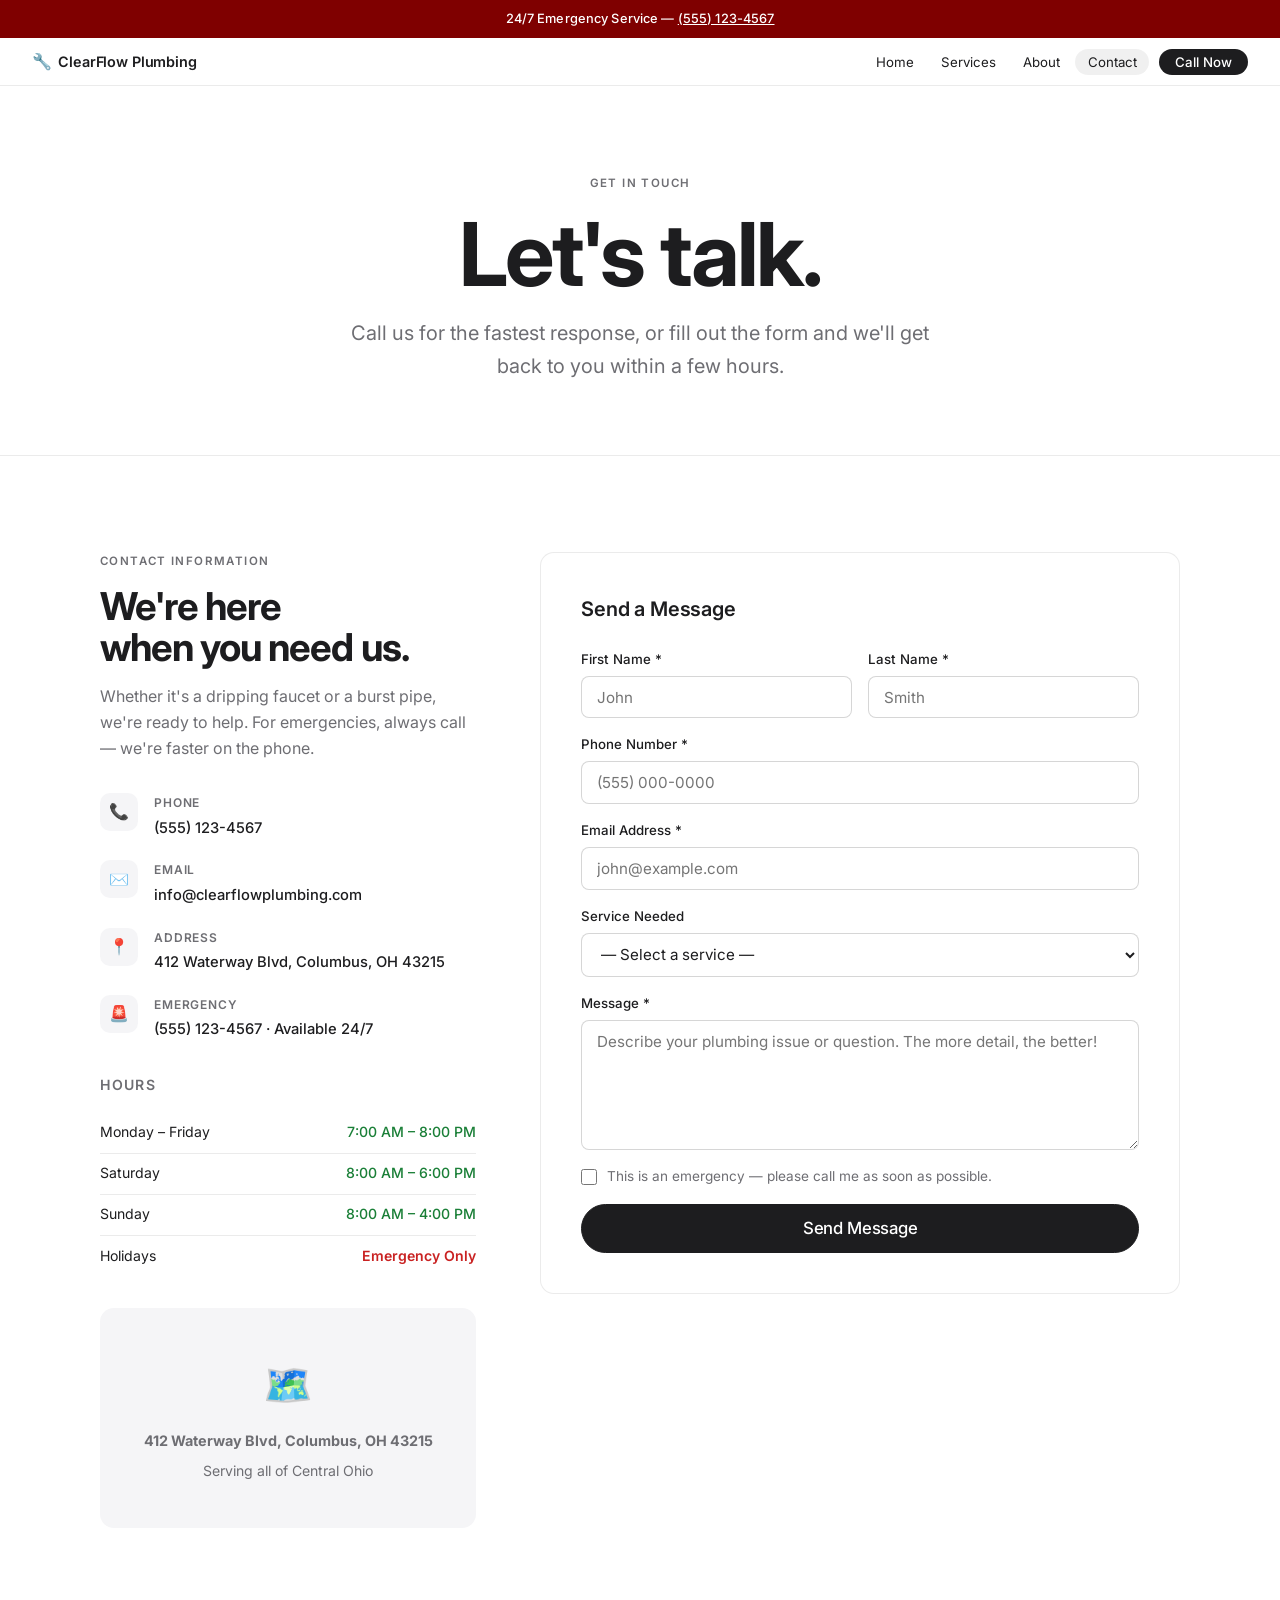
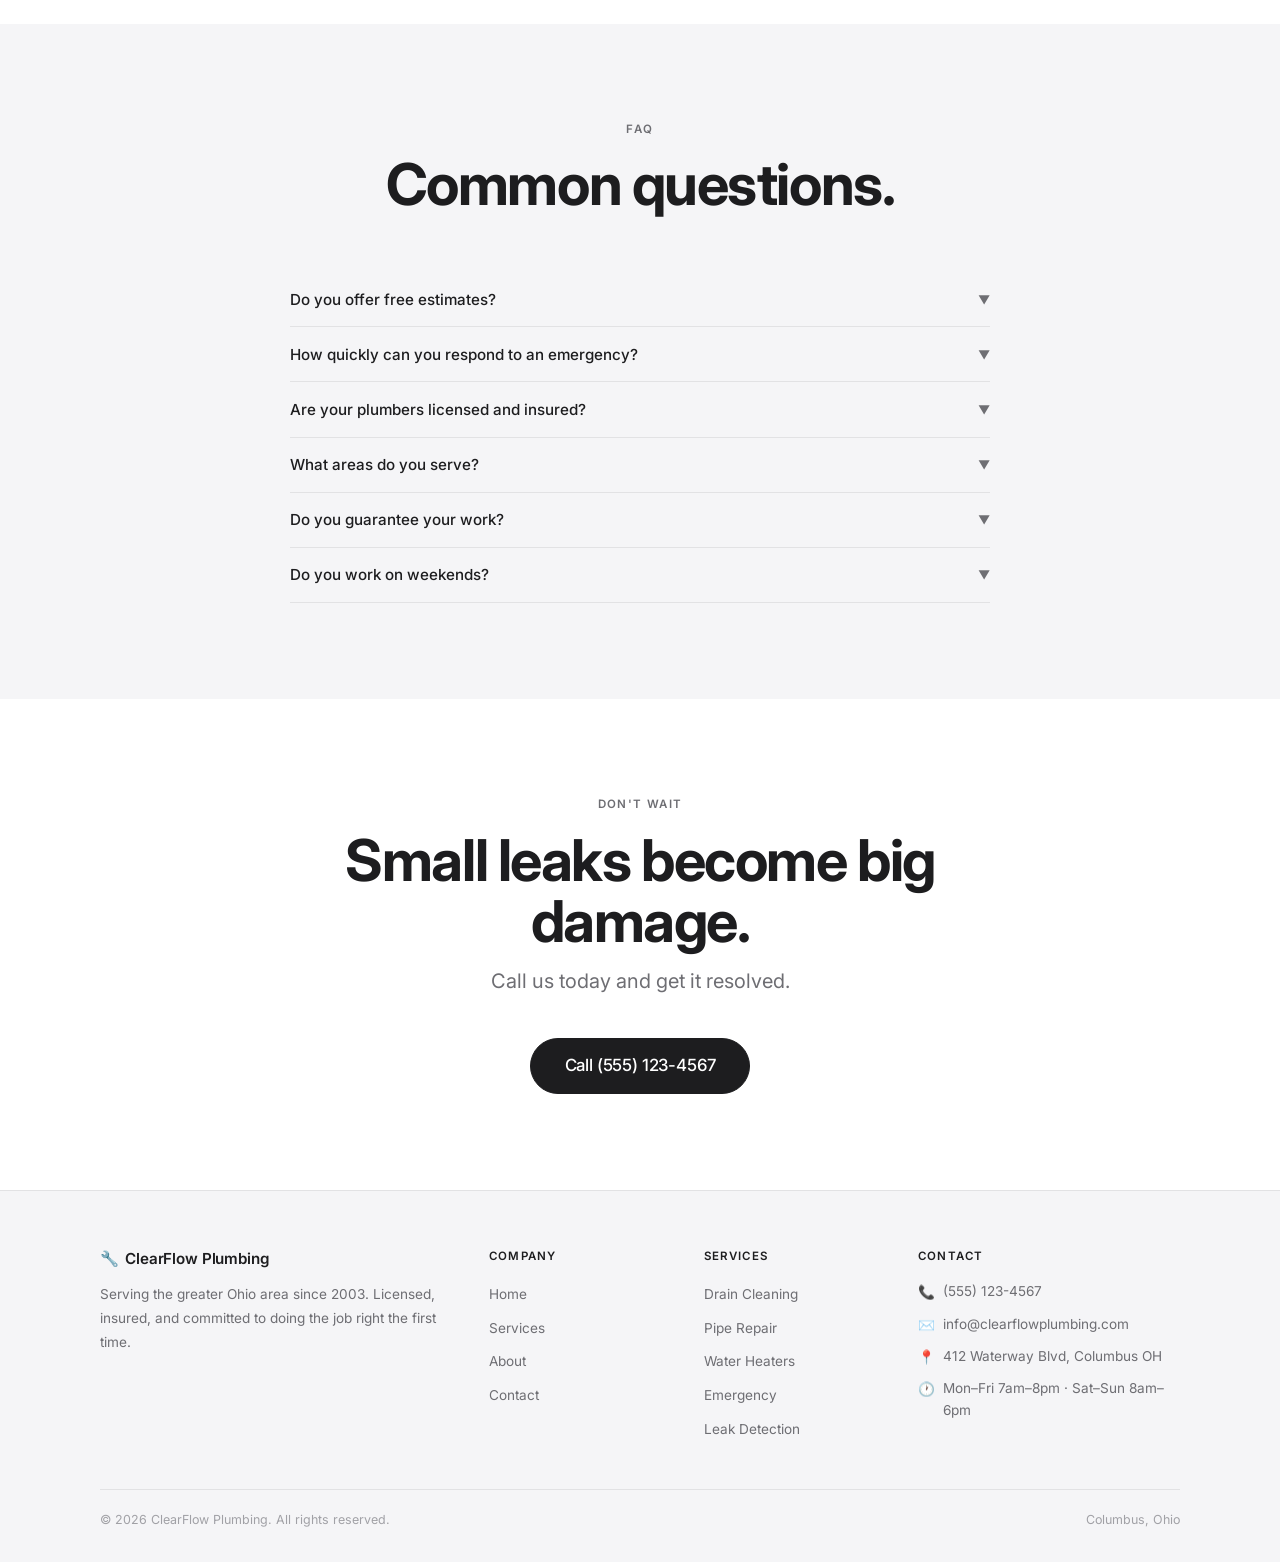
<file: contact.html>
<!DOCTYPE html>
<html lang="en">
<head>
  <meta charset="UTF-8" />
  <meta name="viewport" content="width=device-width, initial-scale=1.0" />
  <title>Contact – ClearFlow Plumbing</title>
  <meta name="description" content="Get a free estimate or reach our 24/7 emergency line. Call (555) 123-4567 or send us a message." />
  <link rel="stylesheet" href="css/style.css" />
</head>
<body>

<div class="emergency-strip">
  24/7 Emergency Service — <a href="tel:+15551234567">(555) 123-4567</a>
</div>

<nav class="navbar">
  <a href="index.html" class="nav-brand"><span class="brand-icon">🔧</span> ClearFlow Plumbing</a>
  <button class="hamburger" aria-label="Toggle menu"><span></span><span></span><span></span></button>
  <ul class="nav-links">
    <li><a href="index.html">Home</a></li>
    <li><a href="services.html">Services</a></li>
    <li><a href="about.html">About</a></li>
    <li><a href="contact.html">Contact</a></li>
    <li><a href="tel:+15551234567" class="nav-cta">Call Now</a></li>
  </ul>
</nav>

<!-- PAGE HERO -->
<section class="page-hero">
  <span class="eyebrow">Get in Touch</span>
  <h1>Let's talk.</h1>
  <p class="subhead subhead-center">Call us for the fastest response, or fill out the form and we'll get back to you within a few hours.</p>
</section>

<!-- CONTACT SECTION -->
<section class="section">
  <div class="container">
    <div class="contact-grid fade-in">

      <!-- Info -->
      <div class="contact-info">
        <span class="eyebrow">Contact Information</span>
        <h2 style="font-size:clamp(1.6rem,3.5vw,2.4rem);margin-bottom:1rem;">We're here<br>when you need us.</h2>
        <p>Whether it's a dripping faucet or a burst pipe, we're ready to help. For emergencies, always call — we're faster on the phone.</p>

        <div class="contact-details">
          <div class="contact-item">
            <div class="ci-icon">📞</div>
            <div class="ci-text">
              <strong>Phone</strong>
              <span><a href="tel:+15551234567">(555) 123-4567</a></span>
            </div>
          </div>
          <div class="contact-item">
            <div class="ci-icon">✉️</div>
            <div class="ci-text">
              <strong>Email</strong>
              <span><a href="mailto:info@clearflowplumbing.com">info@clearflowplumbing.com</a></span>
            </div>
          </div>
          <div class="contact-item">
            <div class="ci-icon">📍</div>
            <div class="ci-text">
              <strong>Address</strong>
              <span>412 Waterway Blvd, Columbus, OH 43215</span>
            </div>
          </div>
          <div class="contact-item">
            <div class="ci-icon">🚨</div>
            <div class="ci-text">
              <strong>Emergency</strong>
              <span><a href="tel:+15551234567">(555) 123-4567</a> · Available 24/7</span>
            </div>
          </div>
        </div>

        <h3 style="font-size:0.88rem;font-weight:600;margin-bottom:0.5rem;text-transform:uppercase;letter-spacing:0.08em;color:var(--gray);">Hours</h3>
        <table class="hours-table">
          <tr><td>Monday – Friday</td><td class="hours-open">7:00 AM – 8:00 PM</td></tr>
          <tr><td>Saturday</td><td class="hours-open">8:00 AM – 6:00 PM</td></tr>
          <tr><td>Sunday</td><td class="hours-open">8:00 AM – 4:00 PM</td></tr>
          <tr><td>Holidays</td><td class="hours-emergency">Emergency Only</td></tr>
        </table>

        <div class="map-placeholder">
          <div class="map-icon">🗺️</div>
          <strong style="font-size:0.9rem;">412 Waterway Blvd, Columbus, OH 43215</strong>
          <span>Serving all of Central Ohio</span>
        </div>
      </div>

      <!-- Form -->
      <div class="contact-form-wrapper fade-in">
        <h3>Send a Message</h3>
        <form id="contactForm">
          <input type="hidden" name="access_key"  value="90934852-c27d-40f9-870d-f1b35a2bef4e" />
          <input type="hidden" name="subject"     value="New Contact Form Submission – ClearFlow Plumbing" />
          <input type="hidden" name="from_name"   value="ClearFlow Plumbing Website" />

          <div class="form-row">
            <div class="form-group">
              <label for="firstName">First Name *</label>
              <input type="text" id="firstName" name="firstName" placeholder="John" required />
            </div>
            <div class="form-group">
              <label for="lastName">Last Name *</label>
              <input type="text" id="lastName"  name="lastName"  placeholder="Smith" required />
            </div>
          </div>

          <div class="form-group">
            <label for="phone">Phone Number *</label>
            <input type="tel" id="phone" name="phone" placeholder="(555) 000-0000" required />
          </div>

          <div class="form-group">
            <label for="email">Email Address *</label>
            <input type="email" id="email" name="email" placeholder="john@example.com" required />
          </div>

          <div class="form-group">
            <label for="service">Service Needed</label>
            <select id="service" name="service">
              <option value="">— Select a service —</option>
              <option value="drain">Drain Cleaning</option>
              <option value="pipe">Pipe Repair / Replacement</option>
              <option value="waterheater">Water Heater Installation</option>
              <option value="emergency">Emergency Plumbing</option>
              <option value="leak">Leak Detection</option>
              <option value="other">Other / Not Sure</option>
            </select>
          </div>

          <div class="form-group">
            <label for="message">Message *</label>
            <textarea id="message" name="message" placeholder="Describe your plumbing issue or question. The more detail, the better!" required></textarea>
          </div>

          <div class="form-group" style="flex-direction:row;align-items:center;gap:0.6rem;">
            <input type="checkbox" id="emergency-check" name="emergency" style="width:16px;height:16px;accent-color:var(--black);flex-shrink:0;" />
            <label for="emergency-check" style="font-weight:400;font-size:0.85rem;cursor:pointer;color:var(--gray);">
              This is an emergency — please call me as soon as possible.
            </label>
          </div>

          <button type="submit" id="submitBtn" class="btn btn-black btn-lg" style="width:100%;justify-content:center;">Send Message</button>

          <div id="formSuccess" style="display:none;background:#f0faf3;border:1px solid rgba(26,127,55,0.3);border-radius:10px;padding:1.25rem 1.5rem;margin-top:1.25rem;color:#1a7f37;">
            <div style="font-size:1.3rem;margin-bottom:0.4rem;">✓</div>
            <strong style="display:block;font-size:0.95rem;margin-bottom:0.2rem;">Message sent.</strong>
            <span style="font-size:0.88rem;color:#2d7a3a;">We'll be in touch within a few hours. For urgent issues, call <a href="tel:+15551234567" style="color:#1a7f37;font-weight:600;">(555) 123-4567</a>.</span>
          </div>

          <div id="formError" style="display:none;background:#fef2f2;border:1px solid rgba(201,34,34,0.25);border-radius:10px;padding:1rem 1.25rem;margin-top:1.25rem;color:var(--red);font-size:0.88rem;">
            ⚠️ Something went wrong. Please try again or call us at (555) 123-4567.
          </div>
        </form>
      </div>

    </div>
  </div>
</section>

<!-- FAQ -->
<section class="section section-gray">
  <div class="container" style="max-width:700px;">
    <div style="text-align:center;margin-bottom:3.5rem;" class="fade-in">
      <span class="eyebrow">FAQ</span>
      <h2>Common questions.</h2>
    </div>
    <div class="faq-list fade-in">
      <div class="faq-item">
        <button class="faq-question" onclick="toggleFaq(this)">
          Do you offer free estimates?
          <span class="faq-arrow">▼</span>
        </button>
        <div class="faq-answer">Yes. We provide free, no-obligation estimates for all non-emergency work. A licensed plumber assesses the problem and gives you a clear written quote before anything starts.</div>
      </div>
      <div class="faq-item">
        <button class="faq-question" onclick="toggleFaq(this)">
          How quickly can you respond to an emergency?
          <span class="faq-arrow">▼</span>
        </button>
        <div class="faq-answer">Our emergency team is on call 24/7. For most areas in central Ohio, we aim to be on-site within 60 minutes. Call (555) 123-4567 for the fastest response.</div>
      </div>
      <div class="faq-item">
        <button class="faq-question" onclick="toggleFaq(this)">
          Are your plumbers licensed and insured?
          <span class="faq-arrow">▼</span>
        </button>
        <div class="faq-answer">Yes. Every ClearFlow plumber holds an active Ohio state plumbing license, is fully insured with liability coverage, and passes a background check before joining our team.</div>
      </div>
      <div class="faq-item">
        <button class="faq-question" onclick="toggleFaq(this)">
          What areas do you serve?
          <span class="faq-arrow">▼</span>
        </button>
        <div class="faq-answer">We serve all of central Ohio — Columbus, Westerville, Dublin, Gahanna, Grove City, Hilliard, New Albany, Powell, and surrounding areas. Call to confirm service in your area.</div>
      </div>
      <div class="faq-item">
        <button class="faq-question" onclick="toggleFaq(this)">
          Do you guarantee your work?
          <span class="faq-arrow">▼</span>
        </button>
        <div class="faq-answer">Yes. All work is backed by a 1-year workmanship guarantee. If something we repaired fails within a year due to our workmanship, we return and fix it at no charge.</div>
      </div>
      <div class="faq-item">
        <button class="faq-question" onclick="toggleFaq(this)">
          Do you work on weekends?
          <span class="faq-arrow">▼</span>
        </button>
        <div class="faq-answer">Yes. We're open Saturday 8am–6pm and Sunday 8am–4pm for regular appointments. Emergency service is available around the clock, every day of the year.</div>
      </div>
    </div>
  </div>
</section>

<!-- CTA -->
<section class="section" style="text-align:center;">
  <div class="container-narrow fade-in">
    <span class="eyebrow">Don't Wait</span>
    <h2>Small leaks become big damage.</h2>
    <p class="subhead subhead-center" style="margin-top:0.75rem;margin-bottom:2.5rem;">Call us today and get it resolved.</p>
    <a href="tel:+15551234567" class="btn btn-black btn-lg">Call (555) 123-4567</a>
  </div>
</section>

<!-- FOOTER -->
<footer>
  <div class="footer-grid">
    <div class="footer-brand">
      <div class="nav-brand"><span>🔧</span> ClearFlow Plumbing</div>
      <p>Serving the greater Ohio area since 2003. Licensed, insured, and committed to doing the job right the first time.</p>
    </div>
    <div>
      <h4>Company</h4>
      <ul>
        <li><a href="index.html">Home</a></li>
        <li><a href="services.html">Services</a></li>
        <li><a href="about.html">About</a></li>
        <li><a href="contact.html">Contact</a></li>
      </ul>
    </div>
    <div>
      <h4>Services</h4>
      <ul>
        <li><a href="services.html">Drain Cleaning</a></li>
        <li><a href="services.html">Pipe Repair</a></li>
        <li><a href="services.html">Water Heaters</a></li>
        <li><a href="services.html">Emergency</a></li>
        <li><a href="services.html">Leak Detection</a></li>
      </ul>
    </div>
    <div>
      <h4>Contact</h4>
      <div class="footer-contact-item"><span class="fc-icon">📞</span> (555) 123-4567</div>
      <div class="footer-contact-item"><span class="fc-icon">✉️</span> info@clearflowplumbing.com</div>
      <div class="footer-contact-item"><span class="fc-icon">📍</span> 412 Waterway Blvd, Columbus OH</div>
      <div class="footer-contact-item"><span class="fc-icon">🕐</span> Mon–Fri 7am–8pm · Sat–Sun 8am–6pm</div>
    </div>
  </div>
  <div class="footer-bottom">
    <span>© 2026 ClearFlow Plumbing. All rights reserved.</span>
    <span>Columbus, Ohio</span>
  </div>
</footer>

<script src="js/main.js"></script>
<script>
  // ===== WEB3FORMS SUBMISSION =====
  const contactForm = document.getElementById('contactForm');
  const submitBtn   = document.getElementById('submitBtn');
  const successBox  = document.getElementById('formSuccess');
  const errorBox    = document.getElementById('formError');

  contactForm.addEventListener('submit', async (e) => {
    e.preventDefault();

    const firstName = contactForm.querySelector('[name="firstName"]').value.trim();
    const lastName  = contactForm.querySelector('[name="lastName"]').value.trim();

    const data = new FormData(contactForm);
    data.set('name', `${firstName} ${lastName}`.trim());
    data.delete('firstName');
    data.delete('lastName');

    submitBtn.disabled    = true;
    submitBtn.textContent = 'Sending…';
    errorBox.style.display   = 'none';
    successBox.style.display = 'none';

    try {
      const res    = await fetch('https://api.web3forms.com/submit', { method: 'POST', body: data });
      const result = await res.json();

      if (result.success) {
        successBox.style.display = 'block';
        contactForm.reset();
        successBox.scrollIntoView({ behavior: 'smooth', block: 'center' });
      } else {
        errorBox.textContent   = '⚠️ ' + (result.message || 'Submission failed. Please try again.');
        errorBox.style.display = 'block';
      }
    } catch (err) {
      errorBox.textContent   = '⚠️ Network error. Please check your connection and try again.';
      errorBox.style.display = 'block';
    }

    submitBtn.disabled    = false;
    submitBtn.textContent = 'Send Message';
  });

  // ===== FAQ ACCORDION =====
  function toggleFaq(btn) {
    const answer = btn.nextElementSibling;
    const isOpen = btn.classList.contains('open');
    document.querySelectorAll('.faq-question').forEach(q => q.classList.remove('open'));
    document.querySelectorAll('.faq-answer').forEach(a => a.classList.remove('open'));
    if (!isOpen) {
      btn.classList.add('open');
      answer.classList.add('open');
    }
  }
</script>
</body>
</html>
</file>
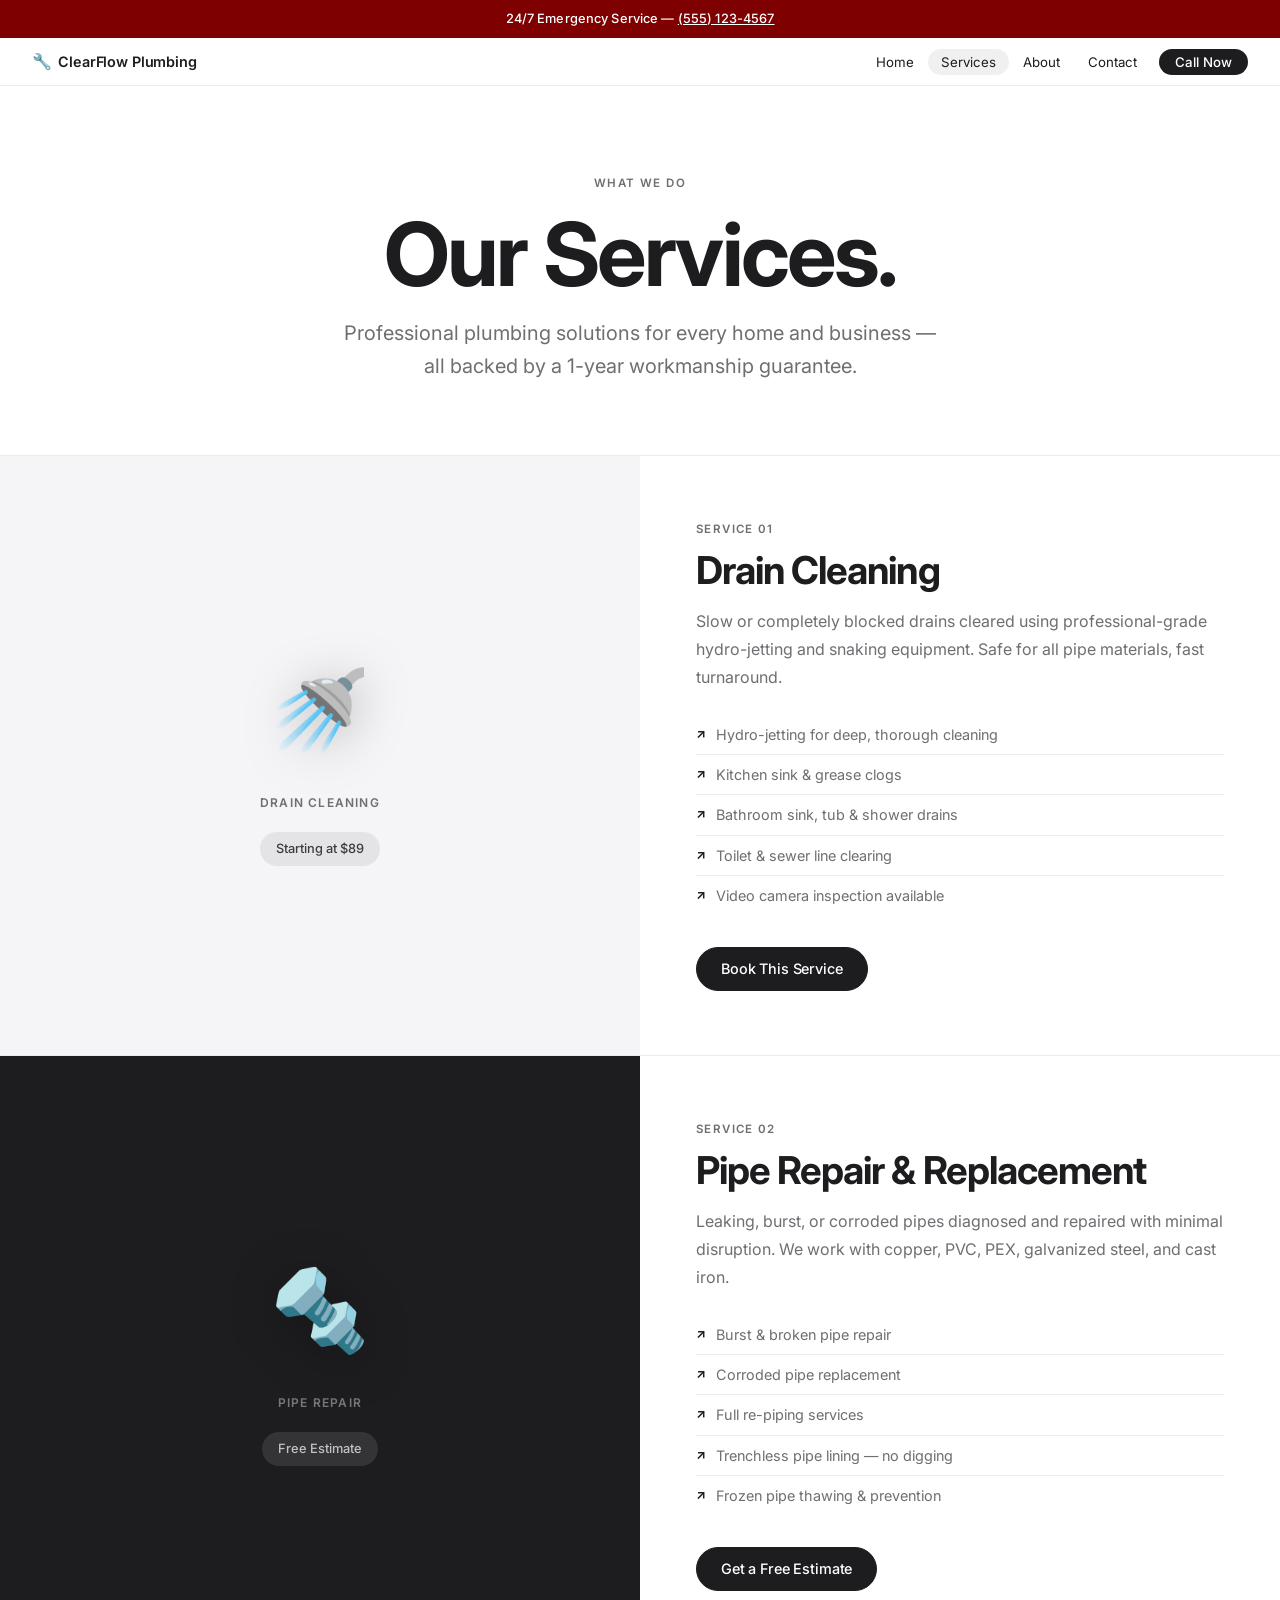
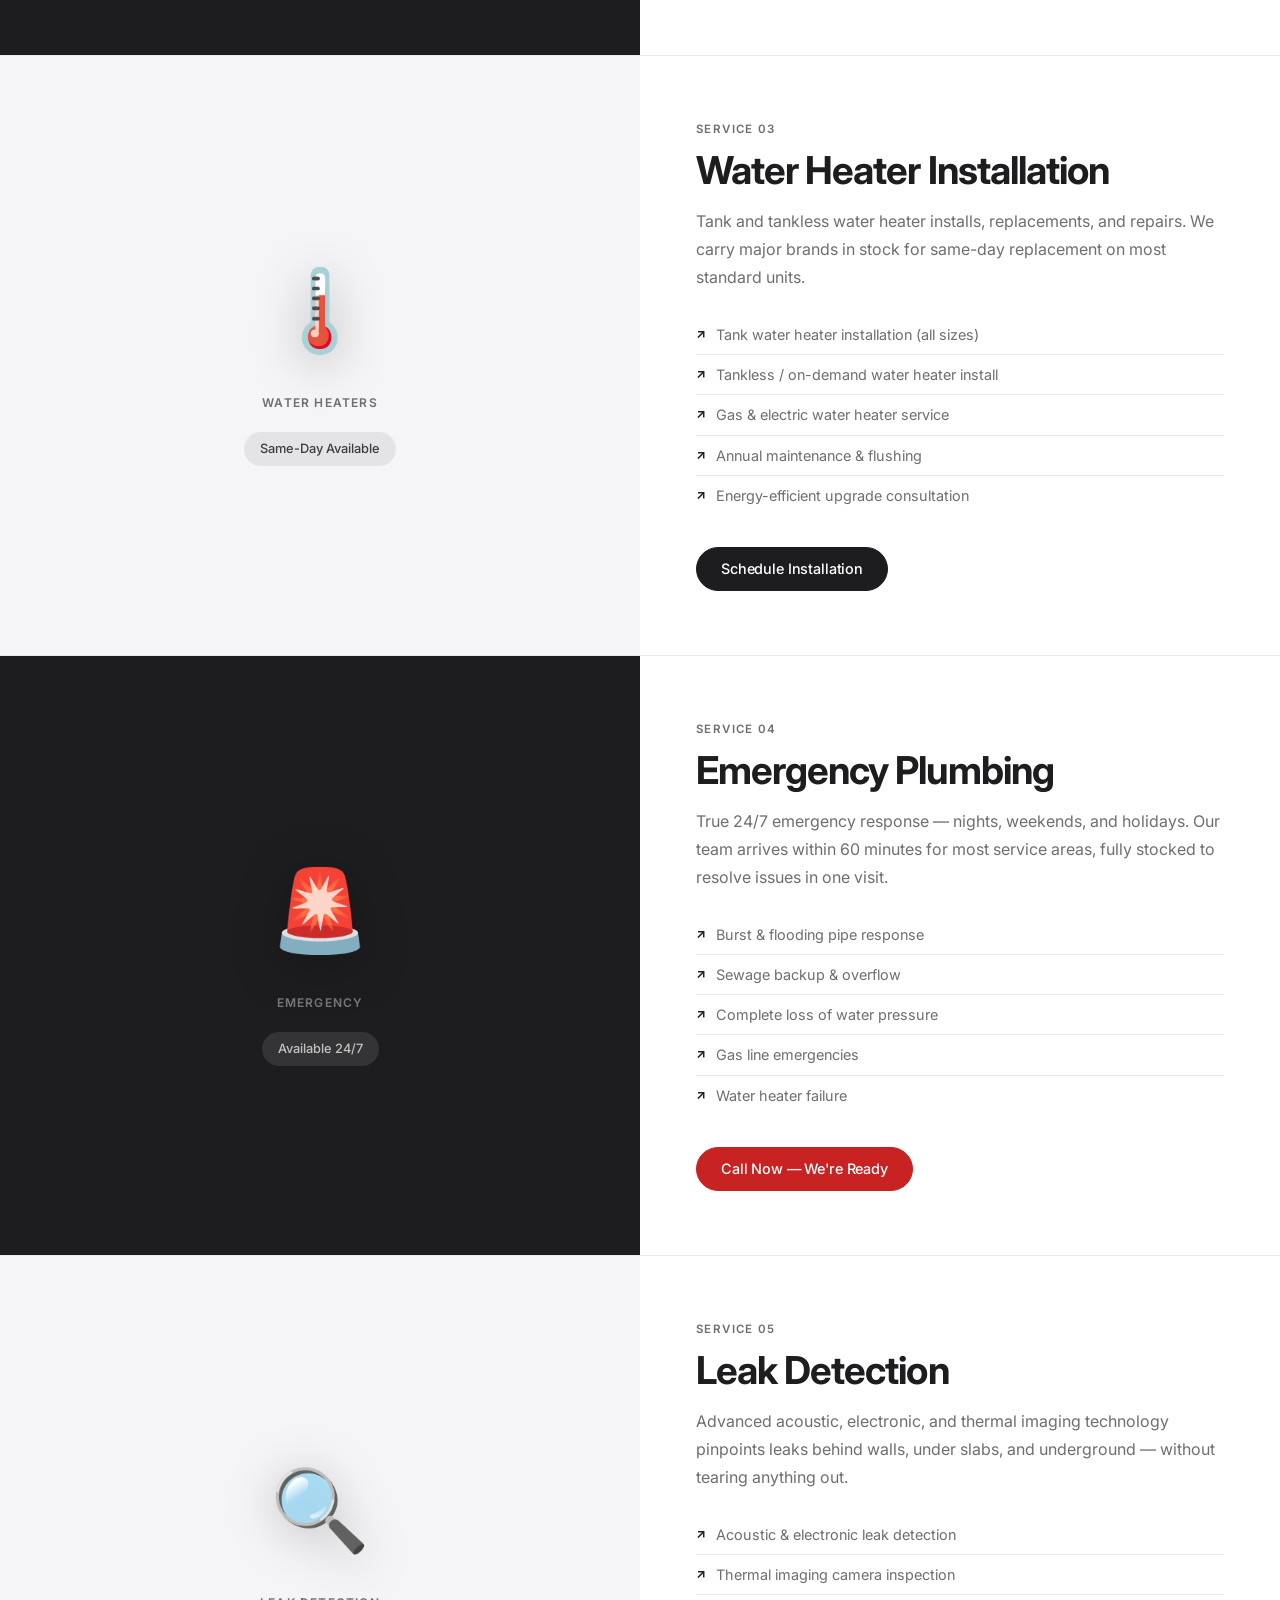
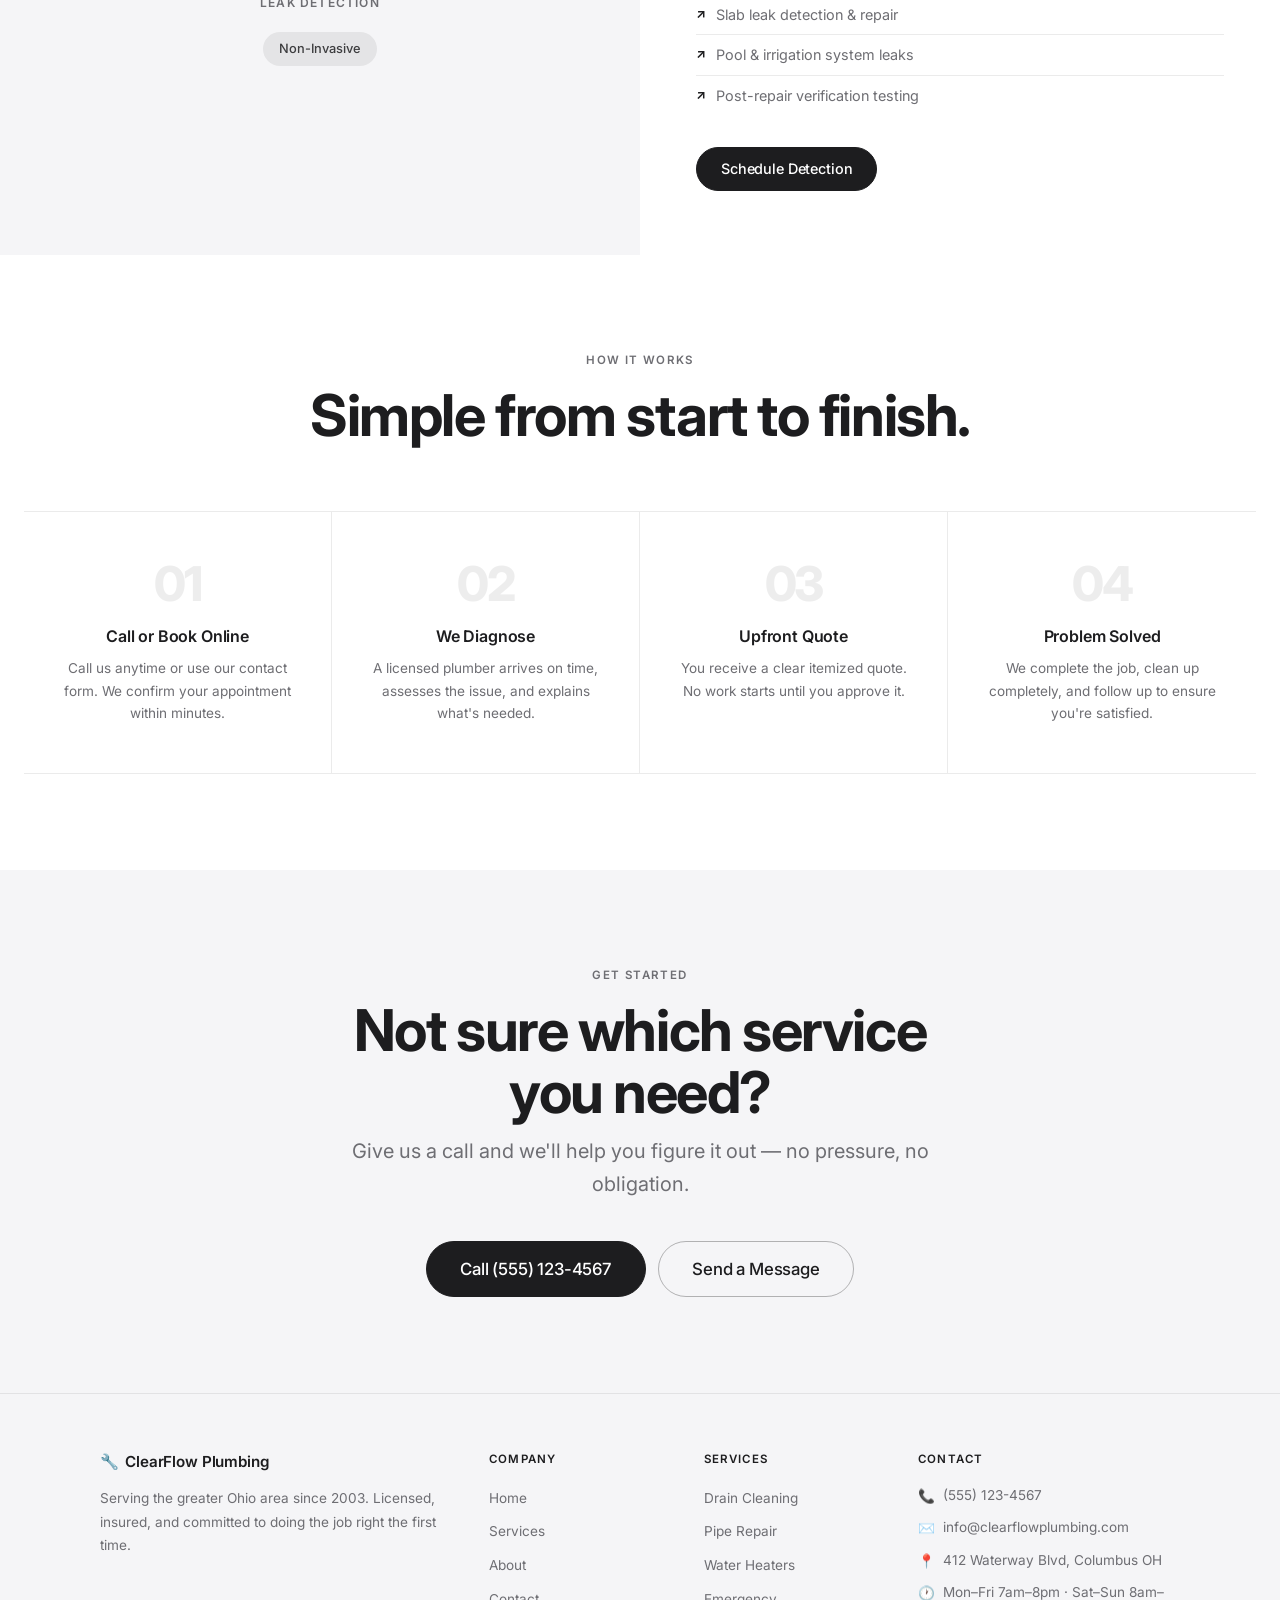
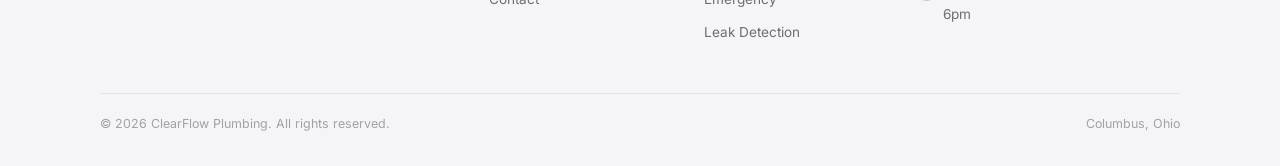
<file: services.html>
<!DOCTYPE html>
<html lang="en">
<head>
  <meta charset="UTF-8" />
  <meta name="viewport" content="width=device-width, initial-scale=1.0" />
  <title>Services – ClearFlow Plumbing</title>
  <meta name="description" content="Drain cleaning, pipe repair, water heaters, emergency plumbing, and leak detection — all backed by a 1-year guarantee." />
  <link rel="stylesheet" href="css/style.css" />
  <style>
    /* Service detail rows — alternating split layout */
    .svc-row {
      display: grid;
      grid-template-columns: 1fr 1fr;
      min-height: 420px;
      border-bottom: 1px solid var(--gray-border);
    }
    .svc-row:last-child { border-bottom: none; }
    .svc-row:nth-child(even) .svc-visual { order: -1; }

    .svc-visual {
      display: flex;
      flex-direction: column;
      align-items: center;
      justify-content: center;
      gap: 1.25rem;
      padding: 4rem 3rem;
      background: var(--gray-bg);
      text-align: center;
    }
    .svc-row:nth-child(even) .svc-visual { background: var(--black); }

    .svc-visual-icon { font-size: 5rem; filter: drop-shadow(0 8px 24px rgba(0,0,0,0.25)); }
    .svc-visual-tag  { font-size: 0.75rem; font-weight: 600; text-transform: uppercase; letter-spacing: 0.1em; color: var(--gray); }
    .svc-row:nth-child(even) .svc-visual-tag { color: rgba(255,255,255,0.4); }
    .svc-visual-badge {
      background: rgba(0,0,0,0.07);
      border-radius: var(--radius-pill);
      padding: 0.4rem 1rem;
      font-size: 0.8rem;
      font-weight: 500;
      color: var(--gray-dark);
    }
    .svc-row:nth-child(even) .svc-visual-badge { background: rgba(255,255,255,0.1); color: rgba(255,255,255,0.7); }

    .svc-content {
      padding: 4rem 3.5rem;
      display: flex;
      flex-direction: column;
      justify-content: center;
    }
    .svc-content .eyebrow { margin-bottom: 0.75rem; }
    .svc-content h2 { font-size: clamp(1.6rem, 3vw, 2.4rem); margin-bottom: 1rem; }
    .svc-content > p { color: var(--gray); font-size: 1rem; line-height: 1.75; margin-bottom: 1.5rem; }
    .svc-list { list-style: none; margin-bottom: 2rem; }
    .svc-list li {
      display: flex; align-items: flex-start; gap: 0.6rem;
      padding: 0.5rem 0;
      font-size: 0.9rem; color: var(--gray);
      border-bottom: 1px solid var(--gray-border);
    }
    .svc-list li:last-child { border-bottom: none; }
    .svc-list li::before { content: '↗'; font-weight: 700; color: var(--black); flex-shrink: 0; margin-top: 1px; font-size: 0.8rem; }

    /* Process steps */
    .process-row {
      display: grid;
      grid-template-columns: repeat(4, 1fr);
      gap: 0;
      border-top: 1px solid var(--gray-border);
      border-bottom: 1px solid var(--gray-border);
    }
    .process-step {
      padding: 3rem 2rem;
      border-right: 1px solid var(--gray-border);
      text-align: center;
    }
    .process-step:last-child { border-right: none; }
    .step-num {
      display: block;
      font-size: 3rem;
      font-weight: 800;
      color: rgba(0,0,0,0.07);
      letter-spacing: -0.05em;
      line-height: 1;
      margin-bottom: 1rem;
    }
    .process-step h3 { margin-bottom: 0.5rem; font-size: 1rem; }
    .process-step p  { color: var(--gray); font-size: 0.85rem; line-height: 1.65; }

    @media (max-width: 860px) {
      .svc-row { grid-template-columns: 1fr; }
      .svc-row:nth-child(even) .svc-visual { order: 0; }
      .svc-visual { min-height: 240px; padding: 3rem 2rem; }
      .svc-content { padding: 2.5rem 2rem; }
      .process-row { grid-template-columns: repeat(2, 1fr); }
      .process-step:nth-child(2) { border-right: none; }
    }
    @media (max-width: 540px) {
      .process-row { grid-template-columns: 1fr; }
      .process-step { border-right: none; }
    }
  </style>
</head>
<body>

<div class="emergency-strip">
  24/7 Emergency Service — <a href="tel:+15551234567">(555) 123-4567</a>
</div>

<nav class="navbar">
  <a href="index.html" class="nav-brand"><span class="brand-icon">🔧</span> ClearFlow Plumbing</a>
  <button class="hamburger" aria-label="Toggle menu"><span></span><span></span><span></span></button>
  <ul class="nav-links">
    <li><a href="index.html">Home</a></li>
    <li><a href="services.html">Services</a></li>
    <li><a href="about.html">About</a></li>
    <li><a href="contact.html">Contact</a></li>
    <li><a href="tel:+15551234567" class="nav-cta">Call Now</a></li>
  </ul>
</nav>

<!-- PAGE HERO -->
<section class="page-hero">
  <span class="eyebrow">What We Do</span>
  <h1>Our Services.</h1>
  <p class="subhead subhead-center">Professional plumbing solutions for every home and business — all backed by a 1-year workmanship guarantee.</p>
</section>

<!-- SERVICE ROWS -->
<div class="fade-in">

  <!-- Drain Cleaning -->
  <div class="svc-row">
    <div class="svc-visual">
      <div class="svc-visual-icon">🚿</div>
      <span class="svc-visual-tag">Drain Cleaning</span>
      <span class="svc-visual-badge">Starting at $89</span>
    </div>
    <div class="svc-content">
      <span class="eyebrow">Service 01</span>
      <h2>Drain Cleaning</h2>
      <p>Slow or completely blocked drains cleared using professional-grade hydro-jetting and snaking equipment. Safe for all pipe materials, fast turnaround.</p>
      <ul class="svc-list">
        <li>Hydro-jetting for deep, thorough cleaning</li>
        <li>Kitchen sink & grease clogs</li>
        <li>Bathroom sink, tub & shower drains</li>
        <li>Toilet & sewer line clearing</li>
        <li>Video camera inspection available</li>
      </ul>
      <a href="contact.html" class="btn btn-black" style="align-self:flex-start;">Book This Service</a>
    </div>
  </div>

  <!-- Pipe Repair -->
  <div class="svc-row">
    <div class="svc-visual">
      <div class="svc-visual-icon">🔩</div>
      <span class="svc-visual-tag">Pipe Repair</span>
      <span class="svc-visual-badge">Free Estimate</span>
    </div>
    <div class="svc-content">
      <span class="eyebrow">Service 02</span>
      <h2>Pipe Repair & Replacement</h2>
      <p>Leaking, burst, or corroded pipes diagnosed and repaired with minimal disruption. We work with copper, PVC, PEX, galvanized steel, and cast iron.</p>
      <ul class="svc-list">
        <li>Burst & broken pipe repair</li>
        <li>Corroded pipe replacement</li>
        <li>Full re-piping services</li>
        <li>Trenchless pipe lining — no digging</li>
        <li>Frozen pipe thawing & prevention</li>
      </ul>
      <a href="contact.html" class="btn btn-black" style="align-self:flex-start;">Get a Free Estimate</a>
    </div>
  </div>

  <!-- Water Heater -->
  <div class="svc-row">
    <div class="svc-visual">
      <div class="svc-visual-icon">🌡️</div>
      <span class="svc-visual-tag">Water Heaters</span>
      <span class="svc-visual-badge">Same-Day Available</span>
    </div>
    <div class="svc-content">
      <span class="eyebrow">Service 03</span>
      <h2>Water Heater Installation</h2>
      <p>Tank and tankless water heater installs, replacements, and repairs. We carry major brands in stock for same-day replacement on most standard units.</p>
      <ul class="svc-list">
        <li>Tank water heater installation (all sizes)</li>
        <li>Tankless / on-demand water heater install</li>
        <li>Gas & electric water heater service</li>
        <li>Annual maintenance & flushing</li>
        <li>Energy-efficient upgrade consultation</li>
      </ul>
      <a href="contact.html" class="btn btn-black" style="align-self:flex-start;">Schedule Installation</a>
    </div>
  </div>

  <!-- Emergency -->
  <div class="svc-row">
    <div class="svc-visual">
      <div class="svc-visual-icon">🚨</div>
      <span class="svc-visual-tag">Emergency</span>
      <span class="svc-visual-badge">Available 24/7</span>
    </div>
    <div class="svc-content">
      <span class="eyebrow">Service 04</span>
      <h2>Emergency Plumbing</h2>
      <p>True 24/7 emergency response — nights, weekends, and holidays. Our team arrives within 60 minutes for most service areas, fully stocked to resolve issues in one visit.</p>
      <ul class="svc-list">
        <li>Burst & flooding pipe response</li>
        <li>Sewage backup & overflow</li>
        <li>Complete loss of water pressure</li>
        <li>Gas line emergencies</li>
        <li>Water heater failure</li>
      </ul>
      <a href="tel:+15551234567" class="btn btn-red" style="align-self:flex-start;">Call Now — We're Ready</a>
    </div>
  </div>

  <!-- Leak Detection -->
  <div class="svc-row">
    <div class="svc-visual">
      <div class="svc-visual-icon">🔍</div>
      <span class="svc-visual-tag">Leak Detection</span>
      <span class="svc-visual-badge">Non-Invasive</span>
    </div>
    <div class="svc-content">
      <span class="eyebrow">Service 05</span>
      <h2>Leak Detection</h2>
      <p>Advanced acoustic, electronic, and thermal imaging technology pinpoints leaks behind walls, under slabs, and underground — without tearing anything out.</p>
      <ul class="svc-list">
        <li>Acoustic & electronic leak detection</li>
        <li>Thermal imaging camera inspection</li>
        <li>Slab leak detection & repair</li>
        <li>Pool & irrigation system leaks</li>
        <li>Post-repair verification testing</li>
      </ul>
      <a href="contact.html" class="btn btn-black" style="align-self:flex-start;">Schedule Detection</a>
    </div>
  </div>

</div>

<!-- HOW IT WORKS -->
<section class="section">
  <div class="container">
    <div class="intro-group fade-in" style="text-align:center;margin-bottom:4rem;">
      <span class="eyebrow">How It Works</span>
      <h2>Simple from start to finish.</h2>
    </div>
  </div>
  <div class="process-row container-wide fade-in">
    <div class="process-step">
      <span class="step-num">01</span>
      <h3>Call or Book Online</h3>
      <p>Call us anytime or use our contact form. We confirm your appointment within minutes.</p>
    </div>
    <div class="process-step">
      <span class="step-num">02</span>
      <h3>We Diagnose</h3>
      <p>A licensed plumber arrives on time, assesses the issue, and explains what's needed.</p>
    </div>
    <div class="process-step">
      <span class="step-num">03</span>
      <h3>Upfront Quote</h3>
      <p>You receive a clear itemized quote. No work starts until you approve it.</p>
    </div>
    <div class="process-step">
      <span class="step-num">04</span>
      <h3>Problem Solved</h3>
      <p>We complete the job, clean up completely, and follow up to ensure you're satisfied.</p>
    </div>
  </div>
</section>

<!-- CTA -->
<section class="section section-gray" style="text-align:center;">
  <div class="container-narrow fade-in">
    <span class="eyebrow">Get Started</span>
    <h2>Not sure which service you need?</h2>
    <p class="subhead subhead-center" style="margin-top:0.75rem;margin-bottom:2.5rem;">Give us a call and we'll help you figure it out — no pressure, no obligation.</p>
    <div style="display:flex;gap:0.75rem;justify-content:center;flex-wrap:wrap;">
      <a href="tel:+15551234567" class="btn btn-black btn-lg">Call (555) 123-4567</a>
      <a href="contact.html" class="btn btn-outline btn-lg">Send a Message</a>
    </div>
  </div>
</section>

<!-- FOOTER -->
<footer>
  <div class="footer-grid">
    <div class="footer-brand">
      <div class="nav-brand"><span>🔧</span> ClearFlow Plumbing</div>
      <p>Serving the greater Ohio area since 2003. Licensed, insured, and committed to doing the job right the first time.</p>
    </div>
    <div>
      <h4>Company</h4>
      <ul>
        <li><a href="index.html">Home</a></li>
        <li><a href="services.html">Services</a></li>
        <li><a href="about.html">About</a></li>
        <li><a href="contact.html">Contact</a></li>
      </ul>
    </div>
    <div>
      <h4>Services</h4>
      <ul>
        <li><a href="services.html">Drain Cleaning</a></li>
        <li><a href="services.html">Pipe Repair</a></li>
        <li><a href="services.html">Water Heaters</a></li>
        <li><a href="services.html">Emergency</a></li>
        <li><a href="services.html">Leak Detection</a></li>
      </ul>
    </div>
    <div>
      <h4>Contact</h4>
      <div class="footer-contact-item"><span class="fc-icon">📞</span> (555) 123-4567</div>
      <div class="footer-contact-item"><span class="fc-icon">✉️</span> info@clearflowplumbing.com</div>
      <div class="footer-contact-item"><span class="fc-icon">📍</span> 412 Waterway Blvd, Columbus OH</div>
      <div class="footer-contact-item"><span class="fc-icon">🕐</span> Mon–Fri 7am–8pm · Sat–Sun 8am–6pm</div>
    </div>
  </div>
  <div class="footer-bottom">
    <span>© 2026 ClearFlow Plumbing. All rights reserved.</span>
    <span>Columbus, Ohio</span>
  </div>
</footer>

<script src="js/main.js"></script>
</body>
</html>
</file>
<file: css/style.css>
@import url('https://fonts.googleapis.com/css2?family=Inter:ital,wght@0,300;0,400;0,500;0,600;0,700;0,800;0,900;1,400&display=swap');

/* ===== RESET & BASE ===== */
*, *::before, *::after { box-sizing: border-box; margin: 0; padding: 0; }

:root {
  --black:       #1d1d1f;
  --black-soft:  #2d2d2f;
  --gray-dark:   #3d3d3f;
  --gray:        #6e6e73;
  --gray-light:  #a1a1a6;
  --gray-bg:     #f5f5f7;
  --gray-border: rgba(0,0,0,0.08);
  --white:       #ffffff;
  --red:         #c92222;
  --red-dark:    #7f0000;
  --transition:  0.3s ease;
  --radius:      14px;
  --radius-pill: 980px;
}

html { scroll-behavior: smooth; }

body {
  font-family: -apple-system, BlinkMacSystemFont, 'Inter', 'Helvetica Neue', Arial, sans-serif;
  color: var(--black);
  background: var(--white);
  line-height: 1.6;
  -webkit-font-smoothing: antialiased;
  -moz-osx-font-smoothing: grayscale;
}

img { max-width: 100%; display: block; }
a   { text-decoration: none; color: inherit; }

/* ===== TYPOGRAPHY ===== */
h1 { font-size: clamp(2.8rem, 7vw, 5.5rem); font-weight: 700; line-height: 1.05; letter-spacing: -0.03em; }
h2 { font-size: clamp(2rem, 5vw, 3.6rem); font-weight: 700; line-height: 1.07; letter-spacing: -0.025em; }
h3 { font-size: 1.25rem; font-weight: 600; letter-spacing: -0.01em; }
p  { font-size: 1rem; }

.eyebrow {
  display: block;
  font-size: 0.72rem;
  font-weight: 600;
  text-transform: uppercase;
  letter-spacing: 0.12em;
  color: var(--gray);
  margin-bottom: 1rem;
}
.eyebrow-red { color: var(--red); }

.headline-center  { text-align: center; }
.subhead {
  color: var(--gray);
  font-size: 1.25rem;
  line-height: 1.65;
  font-weight: 400;
}
.subhead-center { text-align: center; max-width: 600px; margin-left: auto; margin-right: auto; }
.subhead-white  { color: rgba(255,255,255,0.72); }
.intro-group    { margin-bottom: 4rem; }

/* ===== BUTTONS ===== */
.btn {
  display: inline-flex;
  align-items: center;
  gap: 0.4rem;
  padding: 0.6rem 1.5rem;
  border-radius: var(--radius-pill);
  font-size: 0.9rem;
  font-weight: 500;
  cursor: pointer;
  border: 1.5px solid transparent;
  transition: opacity var(--transition), background var(--transition),
              color var(--transition), transform var(--transition);
  letter-spacing: -0.01em;
  white-space: nowrap;
  font-family: inherit;
}
.btn:active { transform: scale(0.98); }

.btn-black {
  background: var(--black);
  color: var(--white);
  border-color: var(--black);
}
.btn-black:hover { opacity: 0.78; }

.btn-outline {
  background: transparent;
  color: var(--black);
  border-color: rgba(0,0,0,0.28);
}
.btn-outline:hover { background: var(--black); color: var(--white); border-color: var(--black); }

.btn-outline-white {
  background: transparent;
  color: var(--white);
  border-color: rgba(255,255,255,0.45);
}
.btn-outline-white:hover { background: rgba(255,255,255,0.12); border-color: rgba(255,255,255,0.7); }

.btn-red {
  background: var(--red);
  color: var(--white);
  border-color: var(--red);
}
.btn-red:hover { opacity: 0.82; }

.btn-lg { padding: 0.85rem 2.1rem; font-size: 1.05rem; }

/* Legacy aliases used in inner pages */
.btn-primary  { background: var(--black); color: var(--white); border-color: var(--black); }
.btn-primary:hover { opacity: 0.78; }

/* ===== NAVBAR ===== */
.navbar {
  position: sticky;
  top: 0;
  z-index: 1000;
  height: 48px;
  background: rgba(255,255,255,0.85);
  backdrop-filter: saturate(180%) blur(20px);
  -webkit-backdrop-filter: saturate(180%) blur(20px);
  border-bottom: 1px solid var(--gray-border);
  display: flex;
  align-items: center;
  justify-content: space-between;
  padding: 0 2rem;
}
.nav-brand {
  display: flex;
  align-items: center;
  gap: 0.4rem;
  font-size: 0.9rem;
  font-weight: 600;
  color: var(--black);
  letter-spacing: -0.01em;
}
.nav-brand .brand-icon { font-size: 1rem; }
.nav-links {
  list-style: none;
  display: flex;
  gap: 0.1rem;
  align-items: center;
}
.nav-links a {
  padding: 0.3rem 0.8rem;
  border-radius: var(--radius-pill);
  font-size: 0.83rem;
  font-weight: 400;
  color: var(--black);
  transition: background var(--transition);
}
.nav-links a:hover,
.nav-links a.active { background: rgba(0,0,0,0.06); }
.nav-links .nav-cta {
  background: var(--black);
  color: var(--white);
  padding: 0.32rem 1rem;
  border-radius: var(--radius-pill);
  font-weight: 500;
  font-size: 0.83rem;
  margin-left: 0.5rem;
  transition: opacity var(--transition);
}
.nav-links .nav-cta:hover { opacity: 0.75; background: var(--black); }

/* Hamburger */
.hamburger {
  display: none;
  flex-direction: column;
  gap: 4px;
  background: none;
  border: none;
  cursor: pointer;
  padding: 6px;
}
.hamburger span {
  width: 22px;
  height: 2px;
  background: var(--black);
  border-radius: 2px;
  transition: all var(--transition);
}
.hamburger.open span:nth-child(1) { transform: translateY(6px) rotate(45deg); }
.hamburger.open span:nth-child(2) { opacity: 0; }
.hamburger.open span:nth-child(3) { transform: translateY(-6px) rotate(-45deg); }

/* ===== SECTIONS ===== */
.section       { padding: 96px 24px; }
.section-sm    { padding: 64px 24px; }
.section-gray  { background: var(--gray-bg); }
.section-black { background: var(--black); color: var(--white); }
.section-dark  { background: #1d1d1f; color: var(--white); }

.container        { max-width: 1080px; margin: 0 auto; }
.container-narrow { max-width: 640px;  margin: 0 auto; }
.container-wide   { max-width: 1280px; margin: 0 auto; }

/* ===== EMERGENCY STRIP ===== */
.emergency-strip {
  background: var(--red-dark);
  color: var(--white);
  text-align: center;
  padding: 0.55rem 1.5rem;
  font-size: 0.8rem;
  font-weight: 500;
  letter-spacing: 0.01em;
}
.emergency-strip a { color: var(--white); text-decoration: underline; }

/* ===== PAGE HERO (inner pages) ===== */
.page-hero {
  padding: 88px 24px 72px;
  text-align: center;
  border-bottom: 1px solid var(--gray-border);
}
.page-hero h1   { margin-bottom: 1rem; }
.page-hero .subhead { margin-top: 0.75rem; }

/* ===== FEATURE GRID (Why Us style) ===== */
.feature-grid {
  display: grid;
  grid-template-columns: repeat(auto-fit, minmax(220px, 1fr));
  gap: 0;
}
.feature-item {
  padding: 2.5rem 2rem;
  border-right: 1px solid var(--gray-border);
  border-bottom: 1px solid var(--gray-border);
}
.feature-item:nth-child(4n) { border-right: none; }
.feature-item:nth-last-child(-n+4) { border-bottom: none; }
.feature-icon {
  font-size: 2.2rem;
  margin-bottom: 1.25rem;
  display: block;
}
.feature-item h3 { margin-bottom: 0.5rem; font-size: 1.1rem; }
.feature-item p  { color: var(--gray); font-size: 0.9rem; line-height: 1.65; }

/* ===== SERVICE CARDS ===== */
.services-grid {
  display: grid;
  grid-template-columns: repeat(auto-fit, minmax(300px, 1fr));
  gap: 1.5px;
  background: var(--gray-border);
  border: 1.5px solid var(--gray-border);
  border-radius: var(--radius);
  overflow: hidden;
}
.service-card {
  background: var(--white);
  padding: 2.5rem 2rem;
  transition: background var(--transition);
}
.section-gray .service-card { background: var(--gray-bg); }
.service-card:hover { background: #fafafa; }
.service-card .svc-icon { font-size: 2rem; margin-bottom: 1.25rem; display: block; }
.service-card h3 { margin-bottom: 0.5rem; }
.service-card p  { color: var(--gray); font-size: 0.9rem; line-height: 1.65; margin-bottom: 1.5rem; }
.service-card ul { list-style: none; margin-bottom: 1.5rem; }
.service-card ul li {
  padding: 0.35rem 0;
  font-size: 0.88rem;
  color: var(--gray);
  border-bottom: 1px solid var(--gray-border);
  display: flex; align-items: center; gap: 0.5rem;
}
.service-card ul li:last-child { border-bottom: none; }
.service-card ul li::before { content: '↗'; color: var(--black); font-weight: 600; flex-shrink: 0; font-size: 0.8rem; }

/* ===== STAT ROW ===== */
.stat-row {
  display: grid;
  grid-template-columns: repeat(4, 1fr);
  border-top: 1px solid var(--gray-border);
  border-bottom: 1px solid var(--gray-border);
}
.stat-cell {
  padding: 2.5rem 1.5rem;
  text-align: center;
  border-right: 1px solid var(--gray-border);
}
.stat-cell:last-child { border-right: none; }
.stat-cell .stat-num {
  display: block;
  font-size: 2.8rem;
  font-weight: 700;
  letter-spacing: -0.04em;
  line-height: 1;
  margin-bottom: 0.4rem;
}
.stat-cell .stat-label {
  font-size: 0.78rem;
  color: var(--gray);
  text-transform: uppercase;
  letter-spacing: 0.08em;
  font-weight: 500;
}

/* ===== TESTIMONIALS ===== */
.testimonials-grid {
  display: grid;
  grid-template-columns: repeat(auto-fit, minmax(280px, 1fr));
  gap: 1px;
  background: rgba(255,255,255,0.1);
}
.testimonial-card {
  padding: 2.5rem 2rem;
  background: var(--black);
}
.stars { color: #f5a623; font-size: 0.85rem; letter-spacing: 0.05em; margin-bottom: 1.25rem; }
.testimonial-card blockquote {
  font-size: 1rem;
  color: rgba(255,255,255,0.82);
  line-height: 1.7;
  font-style: normal;
  margin-bottom: 1.75rem;
}
.reviewer { display: flex; align-items: center; gap: 0.75rem; }
.reviewer-avatar {
  width: 38px; height: 38px; border-radius: 50%;
  background: rgba(255,255,255,0.12);
  color: rgba(255,255,255,0.7);
  font-weight: 700; font-size: 0.8rem;
  display: flex; align-items: center; justify-content: center; flex-shrink: 0;
}
.reviewer-name { font-weight: 600; font-size: 0.88rem; color: var(--white); }
.reviewer-loc  { font-size: 0.78rem; color: rgba(255,255,255,0.45); }

/* ===== ABOUT ===== */
.about-split {
  display: grid;
  grid-template-columns: 1fr 1fr;
  gap: 6rem;
  align-items: center;
}
.about-visual {
  background: var(--gray-bg);
  border-radius: var(--radius);
  aspect-ratio: 4/5;
  display: flex; flex-direction: column; align-items: center; justify-content: center;
  gap: 1rem; color: var(--gray-light);
}
.about-visual-icon { font-size: 5rem; }
.about-visual span { font-size: 0.85rem; }
.about-content h2 { margin-bottom: 1.25rem; }
.about-content p  { color: var(--gray); line-height: 1.75; margin-bottom: 1rem; }
.about-content blockquote {
  border-left: 3px solid var(--black);
  padding: 0.75rem 1.25rem;
  margin: 1.5rem 0;
  font-size: 1.1rem;
  font-style: italic;
  color: var(--black);
  line-height: 1.6;
}
.highlight-item {
  display: flex; align-items: flex-start; gap: 0.75rem;
  padding: 0.75rem 0;
  border-bottom: 1px solid var(--gray-border);
}
.highlight-item:last-child { border-bottom: none; }
.highlight-item .hi-icon { font-size: 1.1rem; flex-shrink: 0; margin-top: 0.15rem; }
.highlight-item p { margin: 0; font-size: 0.9rem; color: var(--gray); }

.team-grid { display: grid; grid-template-columns: repeat(auto-fit, minmax(200px, 1fr)); gap: 1.5rem; }
.team-card { padding: 2rem 1.5rem; text-align: center; border: 1px solid var(--gray-border); border-radius: var(--radius); }
.team-avatar {
  width: 64px; height: 64px; border-radius: 50%;
  background: var(--gray-bg); color: var(--gray-dark);
  font-weight: 700; font-size: 1rem;
  display: flex; align-items: center; justify-content: center; margin: 0 auto 1rem;
}
.team-card h3   { font-size: 1rem; margin-bottom: 0.2rem; }
.team-card .role { color: var(--gray); font-size: 0.82rem; font-weight: 500; }
.team-card p    { color: var(--gray); font-size: 0.8rem; margin-top: 0.5rem; line-height: 1.6; }

/* ===== CONTACT ===== */
.contact-grid { display: grid; grid-template-columns: 1fr 1.4fr; gap: 4rem; align-items: start; }
.contact-info h2    { margin-bottom: 1rem; }
.contact-info > p   { color: var(--gray); margin-bottom: 2rem; }
.contact-details    { display: flex; flex-direction: column; gap: 1.25rem; margin-bottom: 2rem; }
.contact-item       { display: flex; align-items: flex-start; gap: 1rem; }
.contact-item .ci-icon {
  width: 38px; height: 38px;
  background: var(--gray-bg);
  border-radius: 10px;
  display: flex; align-items: center; justify-content: center;
  flex-shrink: 0; font-size: 1rem;
}
.contact-item .ci-text strong {
  display: block; font-size: 0.75rem; color: var(--gray);
  font-weight: 600; text-transform: uppercase; letter-spacing: 0.07em; margin-bottom: 0.15rem;
}
.contact-item .ci-text span { font-weight: 500; font-size: 0.92rem; }

.hours-table { width: 100%; border-collapse: collapse; margin-top: 1rem; }
.hours-table tr { border-bottom: 1px solid var(--gray-border); }
.hours-table tr:last-child { border-bottom: none; }
.hours-table td { padding: 0.55rem 0; font-size: 0.88rem; color: var(--black); }
.hours-table td:last-child { text-align: right; font-weight: 500; color: var(--gray); }
.hours-open      { color: #1a7f37 !important; }
.hours-emergency { color: var(--red) !important; font-weight: 600 !important; }

.map-placeholder {
  background: var(--gray-bg);
  border-radius: var(--radius);
  height: 220px;
  display: flex; flex-direction: column; align-items: center; justify-content: center;
  gap: 0.5rem; color: var(--gray); font-size: 0.88rem; text-align: center; padding: 1.5rem;
  margin-top: 2rem;
}
.map-placeholder .map-icon { font-size: 2.5rem; margin-bottom: 0.25rem; }

.contact-form-wrapper {
  background: var(--white);
  border: 1px solid var(--gray-border);
  border-radius: var(--radius);
  padding: 2.5rem;
}
.contact-form-wrapper h3 { margin-bottom: 1.5rem; font-size: 1.25rem; }
.form-row   { display: grid; grid-template-columns: 1fr 1fr; gap: 1rem; }
.form-group { display: flex; flex-direction: column; gap: 0.35rem; margin-bottom: 1rem; }
.form-group label { font-weight: 500; font-size: 0.83rem; color: var(--black); }
.form-group input,
.form-group select,
.form-group textarea {
  padding: 0.68rem 0.9rem;
  border: 1px solid rgba(0,0,0,0.16);
  border-radius: 8px;
  font-size: 0.95rem;
  font-family: inherit;
  background: var(--white);
  color: var(--black);
  transition: border-color var(--transition), box-shadow var(--transition);
}
.form-group input:focus,
.form-group select:focus,
.form-group textarea:focus {
  outline: none;
  border-color: var(--black);
  box-shadow: 0 0 0 3px rgba(0,0,0,0.06);
}
.form-group textarea { resize: vertical; min-height: 130px; }

/* ===== FAQ ===== */
.faq-list { display: flex; flex-direction: column; }
.faq-item { border-bottom: 1px solid var(--gray-border); }
.faq-question {
  display: flex; justify-content: space-between; align-items: center;
  padding: 1.1rem 0;
  background: none; border: none; cursor: pointer;
  font-weight: 500; font-size: 0.95rem; gap: 1rem;
  width: 100%; text-align: left; color: var(--black);
  font-family: inherit;
  transition: color var(--transition);
}
.faq-question:hover { color: var(--gray-dark); }
.faq-question.open  { color: var(--black); }
.faq-arrow { flex-shrink: 0; font-size: 0.75rem; transition: transform var(--transition); color: var(--gray); }
.faq-question.open .faq-arrow { transform: rotate(180deg); }
.faq-answer {
  max-height: 0; overflow: hidden;
  transition: max-height 0.35s ease, padding 0.25s ease;
  padding: 0; font-size: 0.9rem; color: var(--gray); line-height: 1.7;
}
.faq-answer.open { max-height: 200px; padding-bottom: 1.1rem; }

/* ===== FOOTER ===== */
footer {
  background: var(--gray-bg);
  border-top: 1px solid var(--gray-border);
  padding: 3.5rem 2rem 2rem;
}
.footer-grid {
  display: grid;
  grid-template-columns: 2fr 1fr 1fr 1.5fr;
  gap: 2.5rem;
  max-width: 1080px;
  margin: 0 auto 2.5rem;
}
.footer-brand .nav-brand { margin-bottom: 0.75rem; font-size: 0.95rem; }
.footer-brand p { font-size: 0.85rem; line-height: 1.75; color: var(--gray); }
footer h4 { font-size: 0.72rem; font-weight: 600; text-transform: uppercase; letter-spacing: 0.1em; color: var(--black); margin-bottom: 1rem; }
footer ul { list-style: none; }
footer ul li { margin-bottom: 0.5rem; }
footer ul li a { font-size: 0.85rem; color: var(--gray); transition: color var(--transition); }
footer ul li a:hover { color: var(--black); }
.footer-contact-item { display: flex; align-items: flex-start; gap: 0.5rem; margin-bottom: 0.6rem; font-size: 0.85rem; color: var(--gray); }
.footer-contact-item .fc-icon { flex-shrink: 0; margin-top: 1px; }
.footer-bottom {
  max-width: 1080px; margin: 0 auto;
  border-top: 1px solid rgba(0,0,0,0.08);
  padding-top: 1.25rem;
  display: flex; justify-content: space-between; align-items: center;
  font-size: 0.78rem; flex-wrap: wrap; gap: 0.5rem; color: var(--gray-light);
}

/* ===== SCROLL FADE ===== */
.fade-in { opacity: 0; transform: translateY(24px); transition: opacity 0.65s ease, transform 0.65s ease; }
.fade-in.visible { opacity: 1; transform: none; }

/* ===== RESPONSIVE ===== */
@media (max-width: 960px) {
  .about-split { grid-template-columns: 1fr; gap: 3rem; }
  .about-visual { aspect-ratio: 16/7; }
  .contact-grid { grid-template-columns: 1fr; }
  .footer-grid  { grid-template-columns: 1fr 1fr; }
  .stat-row     { grid-template-columns: repeat(2, 1fr); }
  .stat-cell:nth-child(2) { border-right: none; }
  .feature-item:nth-child(2n) { border-right: none; }
  .feature-item:nth-last-child(-n+2) { border-bottom: none; }
  .feature-item:nth-child(4n) { border-right: revert; }
}

@media (max-width: 640px) {
  .nav-links {
    display: none;
    flex-direction: column;
    position: absolute;
    top: 48px; left: 0; right: 0;
    background: rgba(255,255,255,0.96);
    backdrop-filter: blur(20px);
    border-bottom: 1px solid var(--gray-border);
    padding: 0.75rem 1.5rem 1.25rem;
    gap: 0.15rem;
  }
  .nav-links.open { display: flex; }
  .nav-links a, .nav-links .nav-cta { width: 100%; text-align: center; }
  .hamburger    { display: flex; }
  .form-row     { grid-template-columns: 1fr; }
  .footer-grid  { grid-template-columns: 1fr; }
  .footer-bottom { flex-direction: column; text-align: center; }
  .section { padding: 72px 20px; }
  .stat-row     { grid-template-columns: repeat(2, 1fr); }
  .feature-grid { grid-template-columns: 1fr; }
  .feature-item { border-right: none; }
  .services-grid { grid-template-columns: 1fr; }
  .page-hero    { padding: 64px 20px 52px; }
}
</file>
